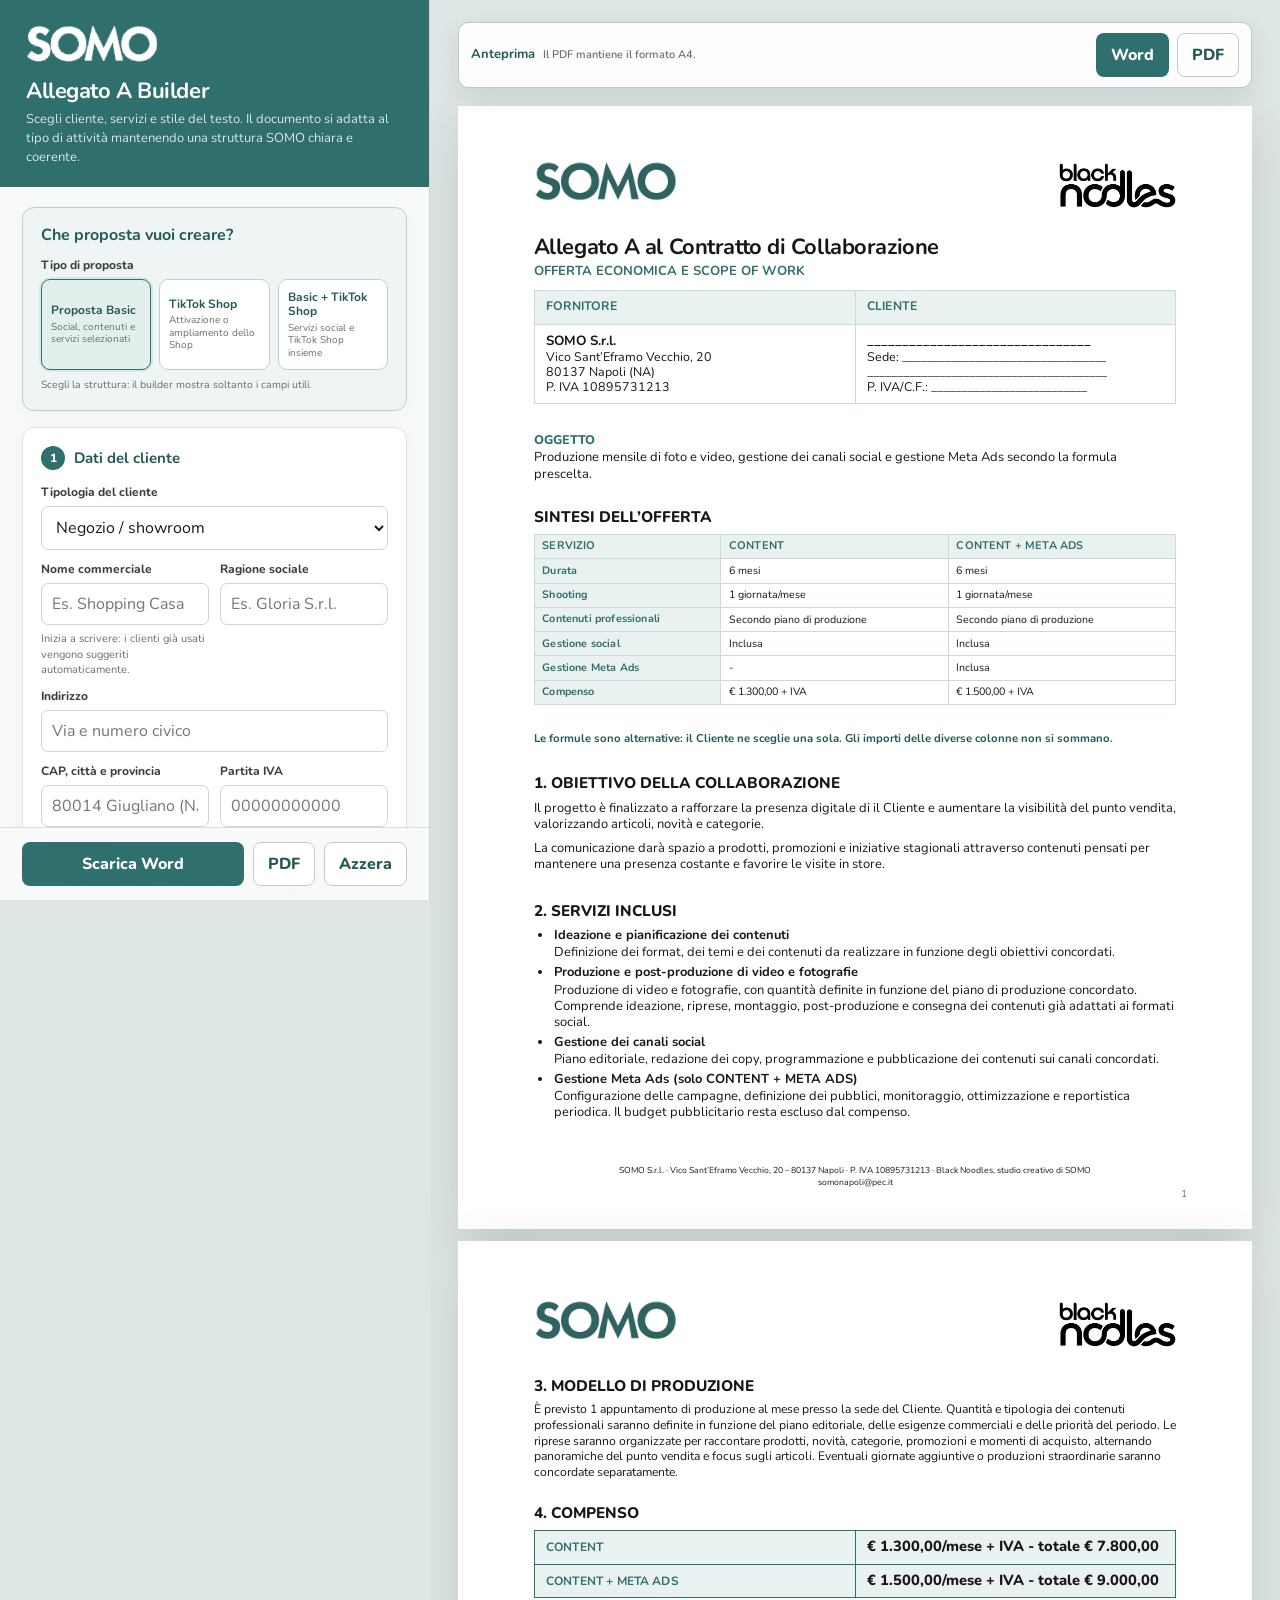
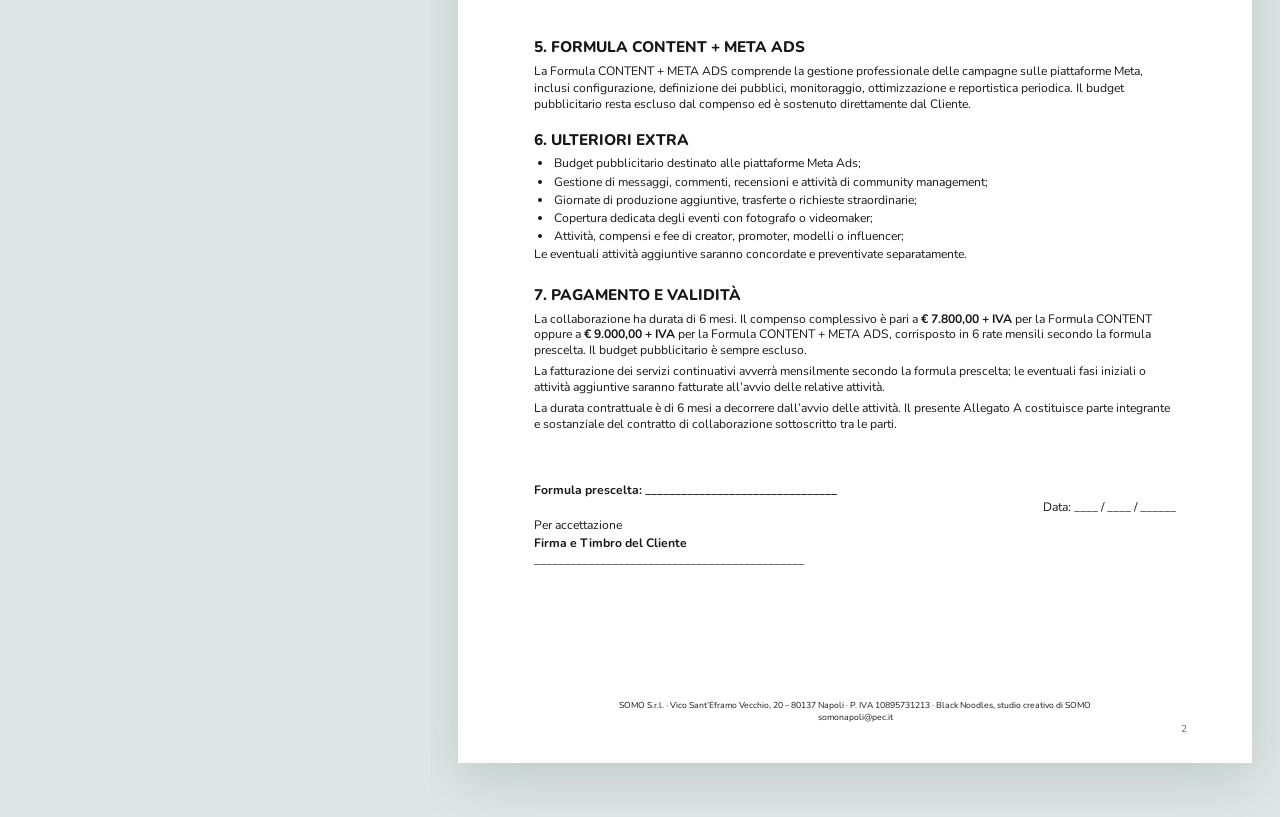
<file: index.html>
<!doctype html>
<html lang="it">
<head>
  <meta charset="utf-8">
  <meta name="viewport" content="width=device-width, initial-scale=1">
  <meta name="description" content="Builder SOMO per creare Allegati A uniformi, scaricabili in Word e PDF.">
  <title>Allegato A Builder · SOMO</title>
  <!-- v17: builder generale + documento finale strutturato come Allegato A SOMO -->
  <link rel="preconnect" href="https://fonts.googleapis.com">
  <link rel="preconnect" href="https://fonts.gstatic.com" crossorigin>
  <link href="https://fonts.googleapis.com/css2?family=Nunito:wght@400;600;700;800;900&display=swap" rel="stylesheet">
  <link rel="stylesheet" href="styles.css?v=26">
</head>
<body>
  <main class="app">
    <aside class="builder" aria-label="Compilazione Allegato A">
      <header class="builder-head">
        <img src="assets/somo.png?v=21" alt="SOMO" onerror="this.remove()">
        <h1>Allegato A Builder</h1>
        <p>Scegli cliente, servizi e stile del testo. Il documento si adatta al tipo di attività mantenendo una struttura SOMO chiara e coerente.</p>
      </header>

      <form id="builderForm" class="builder-form">
        <section id="proposalSection" class="form-section proposal-section">
          <h2>Che proposta vuoi creare?</h2>
          <span class="group-label">Tipo di proposta</span>
          <input id="proposalMode" name="proposalMode" type="hidden" value="classic">
          <div id="proposalChoices" class="proposal-choices" role="radiogroup" aria-label="Tipo di proposta">
            <button class="proposal-choice is-active" type="button" data-mode="classic" aria-pressed="true">
              <strong>Proposta Basic</strong>
              <span>Social, contenuti e servizi selezionati</span>
            </button>
            <button class="proposal-choice" type="button" data-mode="tiktok" aria-pressed="false">
              <strong>TikTok Shop</strong>
              <span>Attivazione o ampliamento dello Shop</span>
            </button>
            <button class="proposal-choice" type="button" data-mode="both" aria-pressed="false">
              <strong>Basic + TikTok Shop</strong>
              <span>Servizi social e TikTok Shop insieme</span>
            </button>
          </div>
          <small class="proposal-help">Scegli la struttura: il builder mostra soltanto i campi utili.</small>
        </section>

        <section id="clientSection" class="form-section">
          <h2><span class="step">1</span>Dati del cliente</h2>
          <label class="field">
            <span>Tipologia del cliente</span>
            <select id="clientType" name="clientType">
              <option value="retail">Negozio / showroom</option>
              <option value="emporium">Emporio / grande store multicategoria</option>
              <option value="omnichannel">Negozio con e-commerce</option>
              <option value="online">Brand / e-commerce</option>
              <option value="food">Ristorante / food</option>
              <option value="nightlife">Locale / club / nightlife</option>
              <option value="wellness">Fitness / wellness / centro servizi</option>
              <option value="recreation">Parco / struttura ricreativa</option>
              <option value="b2b">Ingrosso / attività B2B</option>
              <option value="services">Servizi / professionista</option>
              <option value="brand">Brand / altra attività</option>
            </select>
          </label>
          <div class="grid-2">
            <div class="field autocomplete-field">
              <span>Nome commerciale</span>
              <input id="clientName" name="clientName" type="text" autocomplete="off" placeholder="Es. Shopping Casa" aria-autocomplete="list" aria-controls="clientAutocomplete" aria-expanded="false">
              <div id="clientAutocomplete" class="autocomplete-suggestions is-hidden" role="listbox" aria-label="Clienti suggeriti"></div>
              <small>Inizia a scrivere: i clienti già usati vengono suggeriti automaticamente.</small>
            </div>
            <label class="field">
              <span>Ragione sociale</span>
              <input id="legalName" name="legalName" type="text" placeholder="Es. Gloria S.r.l.">
            </label>
          </div>
          <label class="field">
            <span>Indirizzo</span>
            <input id="address" name="address" type="text" placeholder="Via e numero civico">
          </label>
          <div class="grid-2">
            <label class="field">
              <span>CAP, città e provincia</span>
              <input id="city" name="city" type="text" placeholder="80014 Giugliano (NA)">
            </label>
            <label class="field">
              <span>Partita IVA</span>
              <input id="vat" name="vat" type="text" inputmode="numeric" placeholder="00000000000">
            </label>
          </div>
          <label class="field text-style-field">
            <span>Stile del testo</span>
            <select id="textStyle" name="textStyle">
              <option value="professional">Professionale · strutturato e completo</option>
              <option value="simple">Semplice · chiaro, diretto e ben scritto</option>
              <option value="concise">Molto sintetico · essenziale</option>
            </select>
            <small>Modifica solo il modo di scrivere il documento: servizi, quantità, formule e compensi non cambiano. Per gli empori viene suggerito lo stile Semplice, ma puoi sempre scegliere tu.</small>
          </label>
        </section>

        <section id="objectiveSection" class="form-section">
          <h2><span class="step">2</span>Obiettivi</h2>
          <p id="objectivePresetHint" class="form-note section-note">Gli obiettivi consigliati per il tipo di cliente vengono già selezionati. Puoi modificarli liberamente.</p>
          <label class="field">
            <span>Situazione dei canali social</span>
            <select id="socialPresence" name="socialPresence">
              <option value="active">Canali già attivi · rafforzare la presenza digitale</option>
              <option value="new">Canali da avviare · costruire la presenza digitale</option>
            </select>
            <small>Per gli empori adatta gli obiettivi alla situazione del cliente. La scelta non aggiunge servizi di apertura o gestione dei canali.</small>
          </label>
          <div id="objectiveGrid" class="check-list check-grid">
            <label class="check objective-card" data-objective="objectiveBrand"><input id="objectiveBrand" name="objectiveBrand" type="checkbox"><span><strong>Notorietà e posizionamento</strong><em>Rafforzare identità e riconoscibilità.</em></span></label>
            <label class="check objective-card" data-objective="objectiveContinuity"><input id="objectiveContinuity" name="objectiveContinuity" type="checkbox"><span><strong>Continuità social</strong><em>Mantenere una presenza costante e riconoscibile.</em></span></label>
            <label class="check objective-card" data-objective="objectiveRange"><input id="objectiveRange" name="objectiveRange" type="checkbox"><span><strong>Offerta da valorizzare</strong><em>Articoli, prodotti, servizi, piatti o attività.</em></span></label>
            <label class="check objective-card" data-objective="objectiveExperience"><input id="objectiveExperience" name="objectiveExperience" type="checkbox"><span><strong>Identità ed esperienza</strong><em>Raccontare atmosfera, servizio ed esperienza.</em></span></label>
            <label class="check objective-card" data-objective="objectiveFootfall"><input id="objectiveFootfall" name="objectiveFootfall" type="checkbox"><span><strong>Affluenza / visite</strong><em>Favorire visite, presenze o partecipazione.</em></span></label>
            <label class="check objective-card" data-objective="objectiveEvents"><input id="objectiveEvents" name="objectiveEvents" type="checkbox"><span><strong>Eventi e iniziative</strong><em>Dare visibilità a programmazione e attività.</em></span></label>
            <label class="check objective-card" data-objective="objectiveEcommerce"><input id="objectiveEcommerce" name="objectiveEcommerce" type="checkbox"><span><strong>Vendita online</strong><em>Supportare e-commerce e opportunità di vendita.</em></span></label>
            <label class="check objective-card" data-objective="objectiveLeads"><input id="objectiveLeads" name="objectiveLeads" type="checkbox"><span><strong>Contatti e richieste</strong><em>Sostenere acquisizione di contatti o iscritti.</em></span></label>
            <label class="check objective-card" data-objective="objectiveCommunity"><input id="objectiveCommunity" name="objectiveCommunity" type="checkbox"><span><strong>Community e interazione</strong><em>Favorire interazione e crescita della community.</em></span></label>
            <label class="check objective-card" data-objective="objectiveLaunch"><input id="objectiveLaunch" name="objectiveLaunch" type="checkbox"><span><strong>Lancio / apertura / nuova fase</strong><em>Accompagnare una novità importante.</em></span></label>
          </div>
          <button id="toggleObjectivesButton" class="text-button" type="button">+ Aggiungi altri obiettivi</button>
          <label class="field optional-field">
            <span>Priorità specifiche da comunicare <small>(facoltativo)</small></span>
            <input id="focus" name="focus" type="text" placeholder="Es. nuova apertura, reparto Natale, Hyrox, aperitivo">
          </label>
          <label class="field optional-field">
            <span>Obiettivo aggiuntivo <small>(facoltativo)</small></span>
            <input id="customObjective" name="customObjective" type="text" placeholder="Aggiungi solo se serve qualcosa di specifico">
          </label>
        </section>

        <section id="servicesSection" class="form-section">
          <h2><span class="step">3</span>Servizi inclusi</h2>
          <p class="form-note section-note">Le voci restano sintetiche: montaggio, post-produzione e adattamenti sono compresi nella produzione.</p>
          <div class="check-list">
            <label class="check"><input id="serviceStrategy" name="serviceStrategy" type="checkbox"><span><strong>Strategia e piano editoriale</strong><em>Linea di comunicazione, temi e pianificazione.</em></span></label>
            <label class="check"><input id="serviceProduction" name="serviceProduction" type="checkbox"><span><strong>Produzione dei contenuti</strong><em>Video, fotografie e/o grafiche.</em></span></label>
            <label class="check"><input id="serviceClientContent" name="serviceClientContent" type="checkbox"><span><strong>Contenuti interni guidati</strong><em>Il Cliente registra seguendo indicazioni SOMO; editing e supporto inclusi.</em></span></label>
            <label class="check"><input id="serviceSocial" name="serviceSocial" type="checkbox"><span><strong>Gestione dei canali social</strong><em>Copy, programmazione e pubblicazione.</em></span></label>
            <label class="check"><input id="serviceAdvCreative" name="serviceAdvCreative" type="checkbox"><span><strong>Creatività per campagne ADV</strong><em>Materiali foto, video o grafici per le campagne.</em></span></label>
            <label class="check"><input id="serviceInfluencer" name="serviceInfluencer" type="checkbox"><span><strong>Coordinamento creator e influencer</strong><em>Ricerca, selezione e coordinamento.</em></span></label>
            <label class="check"><input id="serviceCommunity" name="serviceCommunity" type="checkbox"><span><strong>Community management</strong><em>Messaggi, commenti e recensioni.</em></span></label>
            <label class="check"><input id="serviceEventCoverage" name="serviceEventCoverage" type="checkbox"><span><strong>Copertura dedicata di eventi</strong><em>Fotografo o videomaker negli appuntamenti concordati.</em></span></label>
          </div>
          <div id="eventCoveragePanel" class="dependent-panel is-hidden">
            <label class="field">
              <span>Frequenza della copertura</span>
              <select id="eventCoverageFrequency" name="eventCoverageFrequency">
                <option value="agreed">Negli eventi concordati</option>
                <option value="monthly">1 evento al mese</option>
                <option value="twiceMonthly">Fino a 2 eventi al mese</option>
                <option value="plan">In base alla programmazione</option>
              </select>
            </label>
          </div>
        </section>

        <section id="productionSection" class="form-section">
          <h2><span class="step">4</span>Produzione dei contenuti</h2>
          <p class="form-note section-note">Indica quanto spesso andrete dal Cliente e quante uscite deve garantire la produzione. Gli stessi dati verranno riportati in modo coerente in sintesi, servizi e produzione.</p>
          <div class="grid-2">
            <label class="field">
              <span>Frequenza degli appuntamenti</span>
              <select id="productionCadence" name="productionCadence">
                <option value="monthly">Al mese</option>
                <option value="weekly">A settimana</option>
                <option value="fortnightly">Ogni 2 settimane</option>
                <option value="bimonthly">Ogni 2 mesi</option>
                <option value="quarterly">Ogni 3 mesi</option>
                <option value="plan">In base al piano editoriale</option>
                <option value="none">Nessun appuntamento dedicato</option>
              </select>
            </label>
            <label id="productionDaysField" class="field">
              <span id="productionSessionsLabel">Numero di appuntamenti</span>
              <input id="productionDays" name="productionDays" type="number" min="1" max="31" step="1">
            </label>
          </div>
          <span class="group-label">Tipologia dei contenuti</span>
          <div class="check-list check-grid compact-checks">
            <label class="check"><input id="productionVideo" name="productionVideo" type="checkbox"><span><strong>Video</strong></span></label>
            <label class="check"><input id="productionPhoto" name="productionPhoto" type="checkbox"><span><strong>Fotografie</strong></span></label>
            <label class="check"><input id="productionGraphics" name="productionGraphics" type="checkbox"><span><strong>Grafiche</strong></span></label>
          </div>
          <label id="videoApprovalField" class="check is-hidden">
            <input id="videoApproval" name="videoApproval" type="checkbox">
            <span><strong>Approvazione video da parte del cliente</strong><em>Indica nel documento che il cliente approva i video prima della pubblicazione.</em></span>
          </label>
          <label class="field quantity-mode">
            <span>Quantità</span>
            <select id="quantityMode" name="quantityMode">
              <option value="fixed">Quantità definite</option>
              <option value="plan">Definite in base al piano editoriale</option>
            </select>
          </label>
          <div id="fixedQuantityPanel" class="dependent-panel">
            <label class="field">
              <span>Periodo delle quantità</span>
              <select id="quantityPeriod" name="quantityPeriod">
                <option value="month">Al mese</option>
                <option value="week">A settimana</option>
                <option value="appointment">Per appuntamento</option>
                <option value="project">Complessive nel progetto</option>
              </select>
              <small>Es.: 4 video a settimana = Video 4 + periodo “A settimana”.</small>
            </label>
            <div class="grid-3">
              <label id="videosField" class="field"><span id="videosLabel">Video al mese</span><input id="videos" name="videos" type="number" min="0" max="500" step="1"></label>
              <label id="photosField" class="field"><span id="photosLabel">Fotografie al mese</span><input id="photos" name="photos" type="text" placeholder="Es. 15–20"></label>
              <label id="graphicsField" class="field"><span id="graphicsLabel">Grafiche al mese</span><input id="graphicsCount" name="graphicsCount" type="number" min="0" max="500" step="1"></label>
            </div>
          </div>
          <div id="clientContentPanel" class="dependent-panel is-hidden">
            <p class="preset-title">Contenuti registrati dal Cliente</p>
            <div class="grid-2">
              <label class="field"><span>Video interni</span><input id="clientContentCount" name="clientContentCount" type="number" min="1" max="500" step="1" value="8"></label>
              <label class="field"><span>Periodo</span><select id="clientContentPeriod" name="clientContentPeriod"><option value="month">Al mese</option><option value="week">A settimana</option><option value="project">Complessivi nel progetto</option></select></label>
            </div>
            <small>SOMO fornisce indicazioni su ripresa, luce e audio e cura l'editing dei video registrati dal Cliente.</small>
          </div>
        </section>

        <section id="adsSection" class="form-section">
          <h2><span class="step">5</span>ADS</h2>
          <div class="check-list">
            <label class="check feature-check"><input id="serviceAds" name="serviceAds" type="checkbox"><span><strong>Gestione campagne Meta Ads</strong><em>Attivazione, monitoraggio e ottimizzazione. Budget separato.</em></span></label>
          </div>
          <div id="adsPanel" class="dependent-panel is-hidden">
            <label id="adsBudgetField" class="field is-hidden"><span>Budget ADS mensile consigliato</span><input id="adsBudget" name="adsBudget" type="number" min="0" step="50" placeholder="Es. 200"><small>È a carico del Cliente e non entra nel compenso SOMO.</small></label>
          </div>
        </section>

        <section id="tiktokSection" class="form-section is-hidden">
          <h2><span class="step">T</span>TikTok Shop</h2>
          <input id="serviceTikTok" name="serviceTikTok" type="checkbox" class="is-hidden" aria-hidden="true" tabindex="-1">
          <p class="form-note section-note">Preset basato sulla proposta Supermercato Cinese: parte completo, ma ogni attività è modificabile.</p>
          <div id="tiktokPanel" class="dependent-panel tiktok-builder-panel">
            <label class="field">
              <span>TikTok Shop già attivo?</span>
              <select id="tiktokStatus" name="tiktokStatus">
                <option value="new">No, da attivare</option>
                <option value="active">Sì, già attivo</option>
              </select>
            </label>
            <p class="preset-title">Attività preselezionate <small>(puoi togliere qualsiasi spunta)</small></p>
            <div class="check-list sub-checks tiktok-checks">
              <label id="tiktokSetupRow" class="check"><input id="tiktokSetup" name="tiktokSetup" type="checkbox"><span><strong id="tiktokPreset1">01 Configurazione e impostazione dello Shop</strong></span></label>
              <label class="check"><input id="tiktokPhotos" name="tiktokPhotos" type="checkbox"><span><strong id="tiktokPreset2">02 Selezione e produzione fotografica</strong></span></label>
              <label class="check"><input id="tiktokCatalog" name="tiktokCatalog" type="checkbox"><span><strong id="tiktokPreset3">03 Costruzione del catalogo</strong></span></label>
              <label class="check"><input id="tiktokPublish" name="tiktokPublish" type="checkbox"><span><strong id="tiktokPreset4">04 Creazione e pubblicazione delle schede</strong></span></label>
            </div>
            <div class="grid-2">
              <label class="field"><span>Quantità</span><input id="tiktokProductCount" name="tiktokProductCount" type="number" min="1" max="1000" step="1"><small>Default: 30. Si aggiorna automaticamente in tutto il documento.</small></label>
              <label class="field"><span id="tiktokFeeLabel">Investimento fase di avvio</span><input id="tiktokFee" name="tiktokFee" type="number" min="0" step="50"><small>Default: € 1.200 + IVA. Puoi modificarlo.</small></label>
            </div>
          </div>
        </section>

        <section class="form-section">
          <h2><span class="step">6</span>Durata e compenso</h2>
          <p class="form-note section-note">Scegli una formula unica oppure due alternative. Se la proposta comprende TikTok Shop, lo Shop viene mostrato come colonna separata nella sintesi.</p>
          <div id="offerLayoutControls">
            <span class="group-label">Come vuoi presentare l'offerta?</span>
            <input id="offerLayout" name="offerLayout" type="hidden" value="compare">
            <div class="offer-layout-choices" role="radiogroup" aria-label="Struttura dell'offerta">
              <button class="offer-layout-choice" type="button" data-layout="single" aria-pressed="false"><strong>Formula singola</strong><span>Una sola soluzione, con durata e compenso</span></button>
              <button class="offer-layout-choice is-active" type="button" data-layout="compare" aria-pressed="true"><strong>2 formule alternative</strong><span>Due alternative economiche affiancate nella stessa offerta</span></button>
            </div>
          </div>
          <div id="mainEconomicControls">
            <label id="economicModeField" class="field">
              <span>Struttura economica dei servizi principali</span>
              <select id="economicMode" name="economicMode">
                <option value="monthly">Collaborazione continuativa</option>
                <option value="oneTime">Progetto a importo complessivo</option>
              </select>
            </label>
            <div id="monthlyEconomicPanel">
              <div class="grid-2">
                <label class="field"><span>Durata</span><select id="duration" name="duration"><option value="3">3 mesi</option><option value="6">6 mesi</option><option value="12">12 mesi</option></select></label>
                <label id="singleMonthlyFeeField" class="field"><span>Compenso mensile</span><input id="monthlyFee" name="monthlyFee" type="number" min="0" step="50"></label>
              </div>
              <div id="singleExtraControls">
                <label class="check extra-toggle"><input id="extraEnabled" name="extraEnabled" type="checkbox"><span><strong>Aggiungi fase iniziale o servizio extra</strong><em>Per attività aggiuntive rispetto al compenso principale.</em></span></label>
                <div id="extraPanel" class="dependent-panel is-hidden">
                  <div class="grid-2">
                    <label class="field"><span>Descrizione</span><input id="extraLabel" name="extraLabel" type="text" placeholder="Es. Produzione straordinaria"></label>
                    <label class="field"><span>Importo</span><input id="extraFee" name="extraFee" type="number" min="0" step="50"></label>
                  </div>
                </div>
              </div>
            </div>
            <div id="oneTimeEconomicPanel" class="is-hidden">
              <label class="field"><span>Importo complessivo del progetto</span><input id="oneTimeFee" name="oneTimeFee" type="number" min="0" step="50"></label>
            </div>
            <label id="adsBudgetToggle" class="check">
              <input id="showAdsBudget" name="showAdsBudget" type="checkbox">
              <span><strong>Indica il budget pubblicitario consigliato nel testo</strong><em>L’importo compare solo nella descrizione Meta Ads, mai nella tabella comparativa. Il budget resta escluso dal compenso SOMO.</em></span>
            </label>
            <div id="comparisonEconomicPanel" class="dependent-panel is-hidden">
              <p class="preset-title">Formule alternative</p>
              <div class="comparison-formulas">
                <div class="formula-card">
                  <strong>FORMULA 1</strong>
                  <label class="field"><span>Nome</span><input id="formulaAName" name="formulaAName" type="text" value="CONTENT"></label>
                  <label class="field"><span>Compenso mensile</span><input id="formulaAFee" name="formulaAFee" type="number" min="0" step="50" value="1300"></label>
                  <label class="check compact-formula-check"><input id="formulaAAds" name="formulaAAds" type="checkbox"><span><strong>Gestione Meta Ads</strong></span></label>
                </div>
                <div class="formula-card">
                  <strong>FORMULA 2</strong>
                  <label class="field"><span>Nome</span><input id="formulaBName" name="formulaBName" type="text" value="CONTENT + META ADS"></label>
                  <label class="field"><span>Compenso mensile</span><input id="formulaBFee" name="formulaBFee" type="number" min="0" step="50" value="1500"></label>
                  <label class="check compact-formula-check"><input id="formulaBAds" name="formulaBAds" type="checkbox" checked><span><strong>Gestione Meta Ads</strong></span></label>
                </div>
              </div>
              <label id="comparisonAdsBudgetField" class="field"><span>Budget Meta Ads consigliato <small>(facoltativo)</small></span><input id="comparisonAdsBudget" name="comparisonAdsBudget" type="number" min="0" step="50" placeholder="Es. 200"><small>Resta sempre escluso dal compenso SOMO.</small></label>
            </div>
          </div>
          <div class="total-card" aria-live="polite">
            <div><span id="installmentsLabel">RATE MENSILI</span><strong id="installmentsPreview">6</strong></div>
            <div><span id="contractTotalLabel">TOTALE</span><strong id="contractTotalPreview">€ 0,00</strong></div>
          </div>
        </section>
      </form>

      <div class="builder-actions three-actions">
        <button id="wordButton" class="button button-primary" type="button">Scarica Word</button>
        <button id="printButton" class="button button-secondary" type="button">PDF</button>
        <button id="resetButton" class="button button-secondary" type="button">Azzera</button>
      </div>
    </aside>

    <section class="preview" aria-label="Anteprima Allegato A">
      <div class="preview-toolbar">
        <p><strong>Anteprima</strong><span class="preview-hint">Il PDF mantiene il formato A4.</span></p>
        <div class="toolbar-actions">
          <button id="wordButtonTop" class="button button-primary" type="button">Word</button>
          <button id="printButtonTop" class="button button-secondary" type="button">PDF</button>
        </div>
      </div>

      <article id="document" class="document">
        <section id="pageOne" class="page page-one">
          <header class="doc-header">
            <img class="logo-somo" src="assets/somo.png?v=21" alt="SOMO" onerror="var p=this.parentElement; this.remove(); if(p && !p.querySelector('img')) p.style.display='none';">
            <img class="logo-noodles" src="assets/black-noodles.png?v=21" alt="Black Noodles" onerror="var p=this.parentElement; this.remove(); if(p && !p.querySelector('img')) p.style.display='none';">
          </header>
          <h1 id="docTitle" class="doc-title">Allegato A al Contratto di Collaborazione</h1>
          <p id="docSubtitle" class="doc-subtitle">OFFERTA ECONOMICA E SCOPE OF WORK</p>

          <table class="parties">
            <thead><tr><th>FORNITORE</th><th>CLIENTE</th></tr></thead>
            <tbody><tr>
              <td><strong>SOMO S.r.l.</strong><br>Vico Sant’Eframo Vecchio, 20<br>80137 Napoli (NA)<br>P. IVA 10895731213</td>
              <td id="clientBlock"><strong>________________________________</strong><br>Sede: __________________________________<br>________________________________________<br>P. IVA/C.F.: __________________________</td>
            </tr></tbody>
          </table>

          <h2 class="label-title">OGGETTO</h2>
          <p id="objectText" class="object-text"></p>

          <h2 class="section-title">SINTESI DELL’OFFERTA</h2>
          <table id="summarySingleTable" class="summary-table">
            <tbody>
              <tr><th id="summaryDurationLabel">DURATA</th><td id="summaryDuration"></td></tr>
              <tr><th>OBIETTIVO</th><td id="summaryObjective"></td></tr>
              <tr id="summaryProductionRow"><th>PRODUZIONE</th><td id="summaryProduction"></td></tr>
              <tr id="summaryContentRow"><th>CONTENUTI</th><td id="summaryContent"></td></tr>
              <tr id="summaryManagementRow"><th>GESTIONE</th><td id="summaryManagement"></td></tr>
              <tr id="summaryTikTokRow" class="is-hidden"><th>TIKTOK SHOP</th><td id="summaryTikTok"></td></tr>
              <tr><th>INVESTIMENTO</th><td id="summaryInvestment"></td></tr>
              <tr id="summaryAdsRow"><th>ADS</th><td id="summaryAds"></td></tr>
            </tbody>
          </table>
          <div id="summaryCompareWrap" class="summary-table-wrap is-hidden">
            <table id="summaryCompareTable" class="summary-table comparison-summary">
              <thead id="summaryCompareHead"></thead>
              <tbody id="summaryCompareBody"></tbody>
            </table>
            <p id="formulaChoiceNote" class="formula-choice-note"></p>
          </div>

          <section id="objectiveDocumentSection" class="doc-section">
            <h2 id="objectiveHeading" class="section-title">1. OBIETTIVO DELLA COLLABORAZIONE</h2>
            <div id="objectiveText"></div>
          </section>

          <section id="servicesDocumentSection" class="doc-section">
            <h2 class="section-title">2. SERVIZI INCLUSI</h2>
            <ul id="serviceList" class="service-list"></ul>
          </section>

          <section id="productionDocumentSection" class="doc-section production-section">
            <h2 id="productionHeading" class="section-title">3. MODELLO DI PRODUZIONE</h2>
            <p id="productionText"></p>
          </section>

          <footer class="doc-footer">SOMO S.r.l. · Vico Sant’Eframo Vecchio, 20 – 80137 Napoli · P. IVA 10895731213 · Black Noodles, studio creativo di SOMO<br>somonapoli@pec.it</footer>
          <span class="page-number">1</span>
        </section>

        <section id="pageTwo" class="page page-two">
          <header class="doc-header">
            <img class="logo-somo" src="assets/somo.png?v=21" alt="SOMO" onerror="var p=this.parentElement; this.remove(); if(p && !p.querySelector('img')) p.style.display='none';">
            <img class="logo-noodles" src="assets/black-noodles.png?v=21" alt="Black Noodles" onerror="var p=this.parentElement; this.remove(); if(p && !p.querySelector('img')) p.style.display='none';">
          </header>
          <section>
            <h2 id="compensoHeading" class="section-title">4. COMPENSO</h2>
            <table class="fee-table"><tbody id="feeTableBody"></tbody></table>
          </section>

          <section id="formulaDetailSection" class="doc-section is-hidden">
            <h2 id="formulaDetailHeading" class="section-title">5. FORMULA</h2>
            <p id="formulaDetailText"></p>
          </section>

          <section id="tiktokDetailSection" class="doc-section is-hidden">
            <h2 id="tiktokDetailHeading" class="section-title">5. TIKTOK SHOP</h2>
            <p id="tiktokDetailText"></p>
          </section>

          <section class="doc-section">
            <h2 id="exclusionsHeading" class="section-title">5. NON INCLUSO</h2>
            <ul id="exclusionList" class="exclusion-list"></ul>
            <p class="exclusion-note">Le eventuali attività aggiuntive saranno concordate e preventivate separatamente.</p>
          </section>

          <section class="doc-section">
            <h2 id="paymentHeading" class="section-title">6. PAGAMENTO E VALIDITÀ</h2>
            <p id="paymentText"></p>
            <p id="invoiceText"></p>
            <p id="validityText"></p>
          </section>

          <section class="signature">
            <div class="signature-top">
              <p id="chosenFormulaRow" class="is-hidden">Formula prescelta: ________________________________</p>
              <p>Data: <span id="signatureDate">____ / ____ / ______</span></p>
            </div>
            <p>Per accettazione<br><strong>Firma e Timbro del Cliente</strong><br>_____________________________________________</p>
          </section>

          <footer class="doc-footer">SOMO S.r.l. · Vico Sant’Eframo Vecchio, 20 – 80137 Napoli · P. IVA 10895731213 · Black Noodles, studio creativo di SOMO<br>somonapoli@pec.it</footer>
          <span class="page-number">2</span>
        </section>
      </article>
    </section>
  </main>
  <script src="app.js?v=34-page-header"></script>
</body>
</html>
</file>
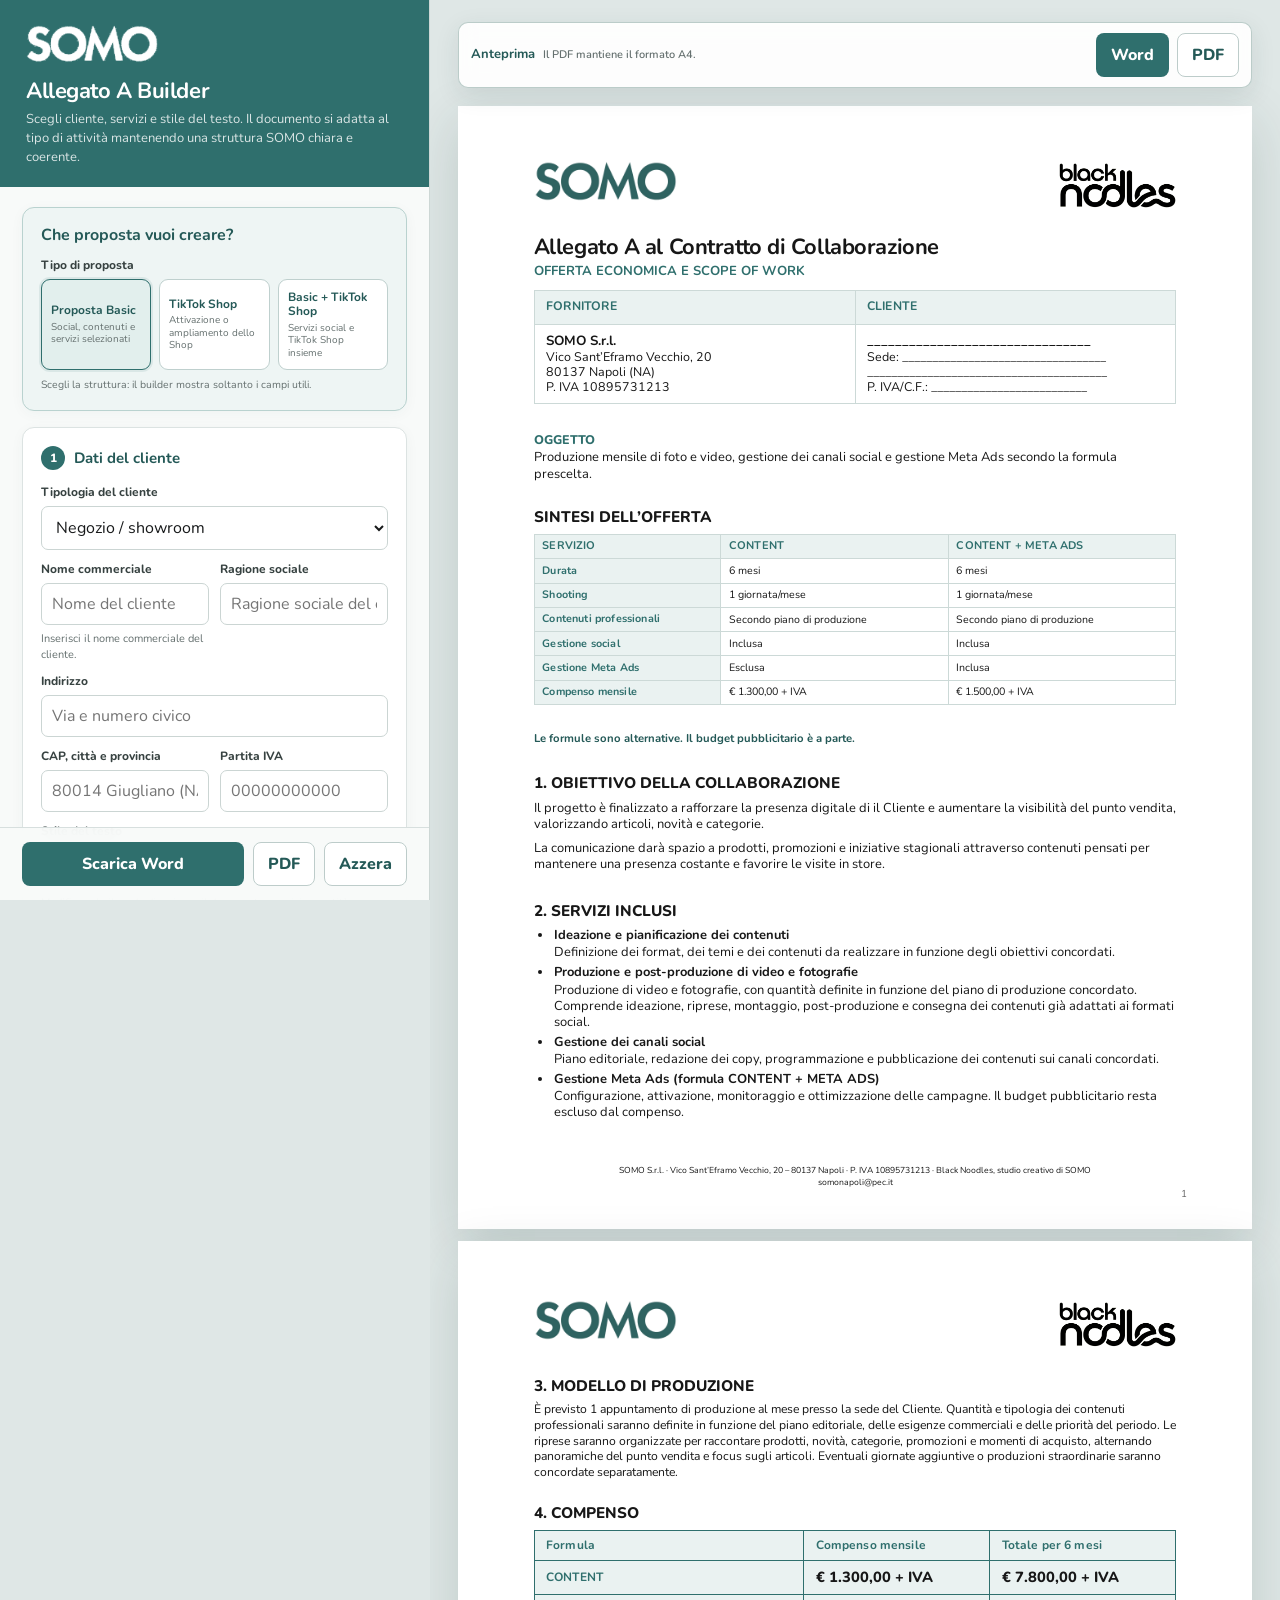
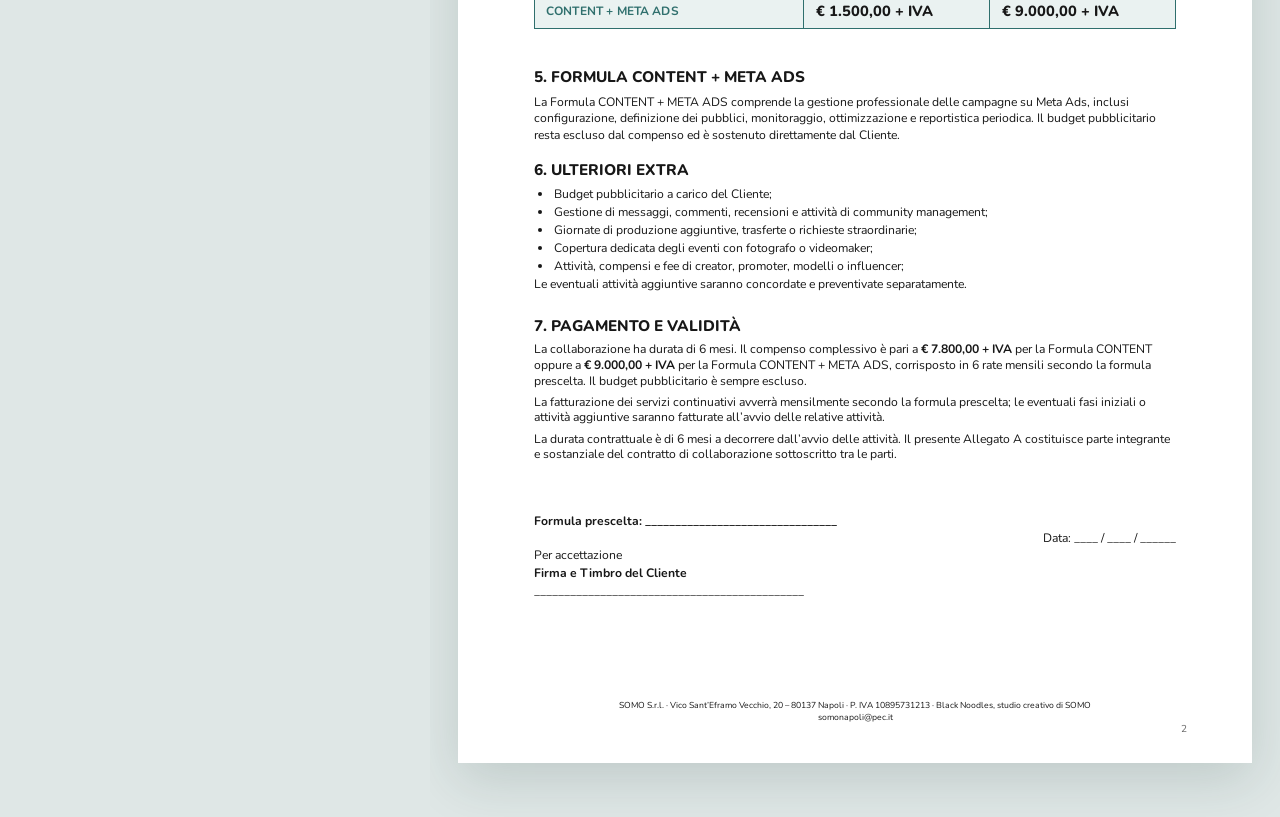
<file: content-ads/index.html>
<!doctype html>
<html lang="it">
<head>
  <meta charset="utf-8">
  <meta name="viewport" content="width=device-width, initial-scale=1">
  <meta name="description" content="Builder SOMO per creare Allegati A uniformi, scaricabili in Word e PDF.">
  <title>Allegato A Builder · SOMO</title>
  <!-- v17: builder generale + documento finale strutturato come Allegato A SOMO -->
  <link rel="preconnect" href="https://fonts.googleapis.com">
  <link rel="preconnect" href="https://fonts.gstatic.com" crossorigin>
  <link href="https://fonts.googleapis.com/css2?family=Nunito:wght@400;600;700;800;900&display=swap" rel="stylesheet">
  <link rel="stylesheet" href="styles.css?v=46-shop-structure">
  <style>
    .fee-table th[scope="col"] { width: 29%; }
    .fee-table th[scope="col"]:first-child { width: 42%; }
  </style>
  <style>
    #shopProposalPage { color:var(--ink); }
    #shopProposalPage h1, #shopProposalPage h2 { color:var(--teal); font-size:10pt; margin:0 0 1mm; }
    #shopProposalPage p { font-size:9pt; margin:0 0 1.4mm; line-height:1.35; }
    #shopProposalSteps { width:100%; margin:6mm 0; border-collapse:collapse; border-top:2px solid var(--teal); }
    #shopProposalSteps th, #shopProposalSteps td { padding:1.7mm 1mm; border-bottom:1px solid var(--line); text-align:left; vertical-align:top; font-size:8.5pt; }
    #shopProposalSteps th { width:40%; }
    #shopProposalSteps th span { color:var(--teal); margin-right:2mm; }
    #shopProposalPage .shop-investment { width:100%; border-collapse:collapse; background:var(--paper-soft); margin-bottom:3mm; }
    .shop-investment th, .shop-investment td { padding:2mm; text-align:left; }
    .shop-investment th { color:var(--teal); font-size:9pt; }
    .shop-investment td { text-align:right; font-size:13pt; font-weight:800; }
    .shop-signatures { display:grid; grid-template-columns:1fr 1fr; gap:3mm; text-align:center; border-top:1px solid var(--line); padding-top:5mm; margin-top:6mm; font-size:8pt; color:var(--teal); }
    .shop-signatures p { margin-top:3mm !important; color:var(--ink); }
    @media (max-width:700px) { #shopProposalPage .doc-footer { position:static; margin-top:8mm; } }
  </style>
</head>
<body>
  <main class="app">
    <aside class="builder" aria-label="Compilazione Allegato A">
      <header class="builder-head">
        <img src="../assets/somo.png?v=21" alt="SOMO" onerror="this.remove()">
        <h1>Allegato A Builder</h1>
        <p>Scegli cliente, servizi e stile del testo. Il documento si adatta al tipo di attività mantenendo una struttura SOMO chiara e coerente.</p>
      </header>

      <form id="builderForm" class="builder-form">
        <section id="proposalSection" class="form-section proposal-section">
          <h2>Che proposta vuoi creare?</h2>
          <span class="group-label">Tipo di proposta</span>
          <input id="proposalMode" name="proposalMode" type="hidden" value="classic">
          <div id="proposalChoices" class="proposal-choices" role="radiogroup" aria-label="Tipo di proposta">
            <button class="proposal-choice is-active" type="button" data-mode="classic" aria-pressed="true">
              <strong>Proposta Basic</strong>
              <span>Social, contenuti e servizi selezionati</span>
            </button>
            <button class="proposal-choice" type="button" data-mode="tiktok" aria-pressed="false">
              <strong>TikTok Shop</strong>
              <span>Attivazione o ampliamento dello Shop</span>
            </button>
            <button class="proposal-choice" type="button" data-mode="both" aria-pressed="false">
              <strong>Basic + TikTok Shop</strong>
              <span>Servizi social e TikTok Shop insieme</span>
            </button>
          </div>
          <small class="proposal-help">Scegli la struttura: il builder mostra soltanto i campi utili.</small>
        </section>

        <section id="clientSection" class="form-section">
          <h2><span class="step">1</span>Dati del cliente</h2>
          <label class="field">
            <span>Tipologia del cliente</span>
            <select id="clientType" name="clientType">
              <option value="retail">Negozio / showroom</option>
              <option value="emporium">Emporio / grande store multicategoria</option>
              <option value="omnichannel">Negozio con e-commerce</option>
              <option value="online">Brand / e-commerce</option>
              <option value="food">Ristorante / food</option>
              <option value="nightlife">Locale / club / nightlife</option>
              <option value="wellness">Fitness / wellness / centro servizi</option>
              <option value="recreation">Parco / struttura ricreativa</option>
              <option value="b2b">Ingrosso / attività B2B</option>
              <option value="services">Servizi / professionista</option>
              <option value="brand">Brand / altra attività</option>
            </select>
          </label>
          <div class="grid-2">
            <div class="field autocomplete-field">
              <span>Nome commerciale</span>
              <input id="clientName" name="clientName" type="text" autocomplete="off" placeholder="Nome del cliente" aria-autocomplete="list" aria-controls="clientAutocomplete" aria-expanded="false">
              <div id="clientAutocomplete" class="autocomplete-suggestions is-hidden" role="listbox" aria-label="Clienti suggeriti"></div>
              <small>Inserisci il nome commerciale del cliente.</small>
            </div>
            <label class="field">
              <span>Ragione sociale</span>
              <input id="legalName" name="legalName" type="text" placeholder="Ragione sociale del cliente">
            </label>
          </div>
          <label class="field">
            <span>Indirizzo</span>
            <input id="address" name="address" type="text" placeholder="Via e numero civico">
          </label>
          <div class="grid-2">
            <label class="field">
              <span>CAP, città e provincia</span>
              <input id="city" name="city" type="text" placeholder="80014 Giugliano (NA)">
            </label>
            <label class="field">
              <span>Partita IVA</span>
              <input id="vat" name="vat" type="text" inputmode="numeric" placeholder="00000000000">
            </label>
          </div>
          <label class="field text-style-field">
            <span>Stile del testo</span>
            <select id="textStyle" name="textStyle">
              <option value="professional">Professionale · strutturato e completo</option>
              <option value="simple">Semplice · chiaro, diretto e ben scritto</option>
              <option value="concise">Molto sintetico · essenziale</option>
            </select>
            <small>Modifica solo il modo di scrivere il documento: servizi, quantità, formule e compensi non cambiano. Per gli empori viene suggerito lo stile Semplice, ma puoi sempre scegliere tu.</small>
          </label>
        </section>

        <section id="objectiveSection" class="form-section">
          <h2><span class="step">2</span>Obiettivi</h2>
          <p id="objectivePresetHint" class="form-note section-note">Gli obiettivi consigliati per il tipo di cliente vengono già selezionati. Puoi modificarli liberamente.</p>
          <label class="field">
            <span>Situazione dei canali social</span>
            <select id="socialPresence" name="socialPresence">
              <option value="active">Canali già attivi · rafforzare la presenza digitale</option>
              <option value="new">Canali da avviare · costruire la presenza digitale</option>
            </select>
            <small>Adatta il testo degli obiettivi alla situazione dei canali social. Per includere la gestione dei canali, seleziona il servizio dedicato.</small>
          </label>
          <div id="objectiveGrid" class="check-list check-grid">
            <label class="check objective-card" data-objective="objectiveBrand"><input id="objectiveBrand" name="objectiveBrand" type="checkbox"><span><strong>Notorietà e posizionamento</strong><em>Rafforzare identità e riconoscibilità.</em></span></label>
            <label class="check objective-card" data-objective="objectiveContinuity"><input id="objectiveContinuity" name="objectiveContinuity" type="checkbox"><span><strong>Continuità social</strong><em>Mantenere una presenza costante e riconoscibile.</em></span></label>
            <label class="check objective-card" data-objective="objectiveRange"><input id="objectiveRange" name="objectiveRange" type="checkbox"><span><strong>Offerta da valorizzare</strong><em>Articoli, prodotti, servizi, piatti o attività.</em></span></label>
            <label class="check objective-card" data-objective="objectiveExperience"><input id="objectiveExperience" name="objectiveExperience" type="checkbox"><span><strong>Identità ed esperienza</strong><em>Raccontare atmosfera, servizio ed esperienza.</em></span></label>
            <label class="check objective-card" data-objective="objectiveFootfall"><input id="objectiveFootfall" name="objectiveFootfall" type="checkbox"><span><strong>Affluenza / visite</strong><em>Favorire visite, presenze o partecipazione.</em></span></label>
            <label class="check objective-card" data-objective="objectiveEvents"><input id="objectiveEvents" name="objectiveEvents" type="checkbox"><span><strong>Eventi e iniziative</strong><em>Dare visibilità a programmazione e attività.</em></span></label>
            <label class="check objective-card" data-objective="objectiveEcommerce"><input id="objectiveEcommerce" name="objectiveEcommerce" type="checkbox"><span><strong>Vendita online</strong><em>Supportare e-commerce e opportunità di vendita.</em></span></label>
            <label class="check objective-card" data-objective="objectiveLeads"><input id="objectiveLeads" name="objectiveLeads" type="checkbox"><span><strong>Contatti e richieste</strong><em>Sostenere acquisizione di contatti o iscritti.</em></span></label>
            <label class="check objective-card" data-objective="objectiveCommunity"><input id="objectiveCommunity" name="objectiveCommunity" type="checkbox"><span><strong>Community e interazione</strong><em>Favorire interazione e crescita della community.</em></span></label>
            <label class="check objective-card" data-objective="objectiveLaunch"><input id="objectiveLaunch" name="objectiveLaunch" type="checkbox"><span><strong>Lancio / apertura / nuova fase</strong><em>Accompagnare una novità importante.</em></span></label>
          </div>
          <button id="toggleObjectivesButton" class="text-button" type="button">+ Aggiungi altri obiettivi</button>
          <label class="field optional-field">
            <span>Priorità specifiche da comunicare <small>(facoltativo)</small></span>
            <input id="focus" name="focus" type="text" placeholder="Es. nuova apertura, reparto Natale, Hyrox, aperitivo">
          </label>
          <label class="field optional-field">
            <span>Aggiungi testo agli obiettivi <small>(facoltativo)</small></span>
            <input id="customObjective" name="customObjective" type="text" placeholder="Scrivi il testo da aggiungere">
          </label>
        </section>

        <section id="servicesSection" class="form-section">
          <h2><span class="step">3</span>Servizi inclusi</h2>
          <p class="form-note section-note">Le voci restano sintetiche: montaggio, post-produzione e adattamenti sono compresi nella produzione.</p>
          <div class="check-list">
            <label class="check"><input id="serviceStrategy" name="serviceStrategy" type="checkbox"><span><strong>Strategia e piano editoriale</strong><em>Linea di comunicazione, temi e pianificazione.</em></span></label>
            <label class="check"><input id="serviceProduction" name="serviceProduction" type="checkbox"><span><strong>Produzione dei contenuti</strong><em>Video, fotografie e/o grafiche.</em></span></label>
            <label class="check"><input id="serviceClientContent" name="serviceClientContent" type="checkbox"><span><strong>Contenuti interni guidati</strong><em>Il Cliente registra seguendo indicazioni SOMO; editing e supporto inclusi.</em></span></label>
            <label class="check"><input id="serviceSocial" name="serviceSocial" type="checkbox"><span><strong>Gestione dei canali social</strong><em>Copy, programmazione e pubblicazione.</em></span></label>
            <label class="check"><input id="serviceAdvCreative" name="serviceAdvCreative" type="checkbox"><span><strong>Creatività per campagne ADV</strong><em>Materiali foto, video o grafici per le campagne.</em></span></label>
            <label class="check"><input id="serviceInfluencer" name="serviceInfluencer" type="checkbox"><span><strong>Coordinamento creator e influencer</strong><em>Ricerca, selezione e coordinamento.</em></span></label>
            <label class="check"><input id="serviceCommunity" name="serviceCommunity" type="checkbox"><span><strong>Community management</strong><em>Messaggi, commenti e recensioni.</em></span></label>
            <label class="check"><input id="serviceEventCoverage" name="serviceEventCoverage" type="checkbox"><span><strong>Copertura dedicata di eventi</strong><em>Fotografo o videomaker negli appuntamenti concordati.</em></span></label>
          </div>
          <div id="eventCoveragePanel" class="dependent-panel is-hidden">
            <label class="field">
              <span>Frequenza della copertura</span>
              <select id="eventCoverageFrequency" name="eventCoverageFrequency">
                <option value="agreed">Negli eventi concordati</option>
                <option value="monthly">1 evento al mese</option>
                <option value="twiceMonthly">Fino a 2 eventi al mese</option>
                <option value="plan">In base alla programmazione</option>
              </select>
            </label>
          </div>
          <label id="socialChannelsField" class="field"><span>Canali social gestiti</span><input id="socialChannels" name="socialChannels" type="text" placeholder="Es. Instagram e TikTok"></label>
        </section>

        <section id="productionSection" class="form-section">
          <h2><span class="step">4</span>Produzione dei contenuti</h2>
          <p class="form-note section-note">Indica quanto spesso andrete dal Cliente e quante uscite deve garantire la produzione. Gli stessi dati verranno riportati in modo coerente in sintesi, servizi e produzione.</p>
          <div class="grid-2">
            <label class="field">
              <span>Frequenza degli appuntamenti</span>
              <select id="productionCadence" name="productionCadence">
                <option value="monthly">Al mese</option>
                <option value="weekly">A settimana</option>
                <option value="fortnightly">Ogni 2 settimane</option>
                <option value="bimonthly">Ogni 2 mesi</option>
                <option value="quarterly">Ogni 3 mesi</option>
                <option value="plan">In base al piano editoriale</option>
                <option value="none">Nessun appuntamento dedicato</option>
              </select>
            </label>
            <label id="productionDaysField" class="field">
              <span id="productionSessionsLabel">Numero di appuntamenti</span>
              <input id="productionDays" name="productionDays" type="number" min="1" max="31" step="1">
            </label>
            <label id="productionMinimumField" class="check"><input id="productionMinimum" name="productionMinimum" type="checkbox"><span>Indica le giornate mensili come minimo garantito</span></label>
          </div>
          <span class="group-label">Tipologia dei contenuti</span>
          <div class="check-list check-grid compact-checks">
            <label class="check"><input id="productionVideo" name="productionVideo" type="checkbox"><span><strong>Video</strong></span></label>
            <label class="check"><input id="productionPhoto" name="productionPhoto" type="checkbox"><span><strong>Fotografie</strong></span></label>
            <label class="check"><input id="productionGraphics" name="productionGraphics" type="checkbox"><span><strong>Grafiche</strong></span></label>
          </div>
          <label id="videoApprovalField" class="check is-hidden">
            <input id="videoApproval" name="videoApproval" type="checkbox">
            <span><strong>Approvazione video da parte del cliente</strong><em>Indica nel documento che il cliente approva i video prima della pubblicazione.</em></span>
          </label>
          <label class="field quantity-mode">
            <span>Quantità</span>
            <select id="quantityMode" name="quantityMode">
              <option value="fixed">Quantità definite</option>
              <option value="plan">Definite in base al piano editoriale</option>
            </select>
          </label>
          <div id="fixedQuantityPanel" class="dependent-panel">
            <label class="field">
              <span>Periodo delle quantità</span>
              <select id="quantityPeriod" name="quantityPeriod">
                <option value="month">Al mese</option>
                <option value="week">A settimana</option>
                <option value="appointment">Per appuntamento</option>
                <option value="project">Complessive nel progetto</option>
              </select>
              <small>Es.: 4 video a settimana = Video 4 + periodo “A settimana”.</small>
            </label>
            <label class="field"><span>Quantità video</span><select id="videoQuantityType" name="videoQuantityType"><option value="upTo">Fino a</option><option value="exact">Quantità fissa</option></select></label>
            <div class="grid-3">
              <label id="videosField" class="field"><span id="videosLabel">Video al mese</span><input id="videos" name="videos" type="number" min="0" max="500" step="1"></label>
              <label id="photosField" class="field"><span id="photosLabel">Fotografie al mese</span><input id="photos" name="photos" type="text" placeholder="Es. 15–20"></label>
              <label id="graphicsField" class="field"><span id="graphicsLabel">Grafiche al mese</span><input id="graphicsCount" name="graphicsCount" type="number" min="0" max="500" step="1"></label>
            </div>
          </div>
          <div id="clientContentPanel" class="dependent-panel is-hidden">
            <p class="preset-title">Contenuti registrati dal Cliente</p>
            <div class="grid-2">
              <label class="field"><span>Video interni</span><input id="clientContentCount" name="clientContentCount" type="number" min="1" max="500" step="1" value="8"></label>
              <label class="field"><span>Periodo</span><select id="clientContentPeriod" name="clientContentPeriod"><option value="month">Al mese</option><option value="week">A settimana</option><option value="project">Complessivi nel progetto</option></select></label>
            </div>
            <small>SOMO fornisce indicazioni su ripresa, luce e audio e cura l'editing dei video registrati dal Cliente.</small>
          </div>
        </section>

        <section id="adsSection" class="form-section">
          <h2><span class="step">5</span>ADS</h2>
          <div class="check-list">
            <label class="check feature-check"><input id="serviceAds" name="serviceAds" type="checkbox"><span><strong>Gestione campagne pubblicitarie</strong><em>Attivazione, monitoraggio e ottimizzazione. Budget separato.</em></span></label>
          </div>
          <div id="adsPanel" class="dependent-panel is-hidden">
            <label id="adsBudgetField" class="field is-hidden"><span>Budget ADS mensile consigliato</span><input id="adsBudget" name="adsBudget" type="number" min="0" step="50" placeholder="Es. 200"><small>È a carico del Cliente e non entra nel compenso SOMO.</small></label>
          </div>
        </section>

        <section id="tiktokSection" class="form-section is-hidden">
          <h2><span class="step">T</span>TikTok Shop</h2>
          <input id="serviceTikTok" name="serviceTikTok" type="checkbox" class="is-hidden" aria-hidden="true" tabindex="-1">
          <p class="form-note section-note">Puoi modificare le attività incluse nel preset.</p>
          <div id="tiktokPanel" class="dependent-panel tiktok-builder-panel">
            <label class="field">
              <span>TikTok Shop già attivo?</span>
              <select id="tiktokStatus" name="tiktokStatus">
                <option value="new">No, da attivare</option>
                <option value="active">Sì, già attivo</option>
              </select>
            </label>
            <p class="preset-title">Attività preselezionate <small>(puoi togliere qualsiasi spunta)</small></p>
            <div class="check-list sub-checks tiktok-checks">
              <label id="tiktokSetupRow" class="check"><input id="tiktokSetup" name="tiktokSetup" type="checkbox"><span><strong id="tiktokPreset1">01 Configurazione e impostazione dello Shop</strong></span></label>
              <label class="check"><input id="tiktokPhotos" name="tiktokPhotos" type="checkbox"><span><strong id="tiktokPreset2">02 Selezione e produzione fotografica</strong></span></label>
              <label class="check"><input id="tiktokCatalog" name="tiktokCatalog" type="checkbox"><span><strong id="tiktokPreset3">03 Costruzione del catalogo</strong></span></label>
              <label class="check"><input id="tiktokPublish" name="tiktokPublish" type="checkbox"><span><strong id="tiktokPreset4">04 Creazione e pubblicazione delle schede</strong></span></label>
            </div>
            <div class="grid-2">
              <label class="field"><span>Quantità</span><input id="tiktokProductCount" name="tiktokProductCount" type="number" min="1" max="1000" step="1"><small>Default: 30. Si aggiorna automaticamente in tutto il documento.</small></label>
              <label class="field"><span id="tiktokFeeLabel">Investimento fase di avvio</span><input id="tiktokFee" name="tiktokFee" type="number" min="0" step="50"><small>Default: € 1.200 + IVA. Puoi modificarlo.</small></label>
            </div>
          </div>
        </section>

        <section class="form-section">
          <h2><span class="step">6</span>Durata e compenso</h2>
          <p class="form-note section-note">Scegli una formula unica, due alternative oppure la sola colonna Content + Ads. Se aggiungi TikTok Shop, lo trovi in una scheda sotto la sintesi.</p>
          <div id="offerLayoutControls">
            <span class="group-label">Come vuoi presentare l'offerta?</span>
            <input id="offerLayout" name="offerLayout" type="hidden" value="compare">
            <div class="offer-layout-choices" role="radiogroup" aria-label="Struttura dell'offerta">
              <button class="offer-layout-choice" type="button" data-layout="single" aria-pressed="false"><strong>Formula singola</strong><span>Una sola soluzione, con durata e compenso</span></button>
              <button class="offer-layout-choice" type="button" data-layout="ads" aria-pressed="false"><strong>Solo Content + Ads</strong><span>Una sola colonna con produzione e gestione campagne pubblicitarie</span></button>
              <button class="offer-layout-choice is-active" type="button" data-layout="compare" aria-pressed="true"><strong>2 formule alternative</strong><span>Due alternative economiche affiancate nella stessa offerta</span></button>
            </div>
          </div>
          <div id="mainEconomicControls">
            <label id="economicModeField" class="field">
              <span>Struttura economica dei servizi principali</span>
              <select id="economicMode" name="economicMode">
                <option value="monthly">Collaborazione continuativa</option>
                <option value="oneTime">Progetto a importo complessivo</option>
              </select>
            </label>
            <div id="monthlyEconomicPanel">
              <div class="grid-2">
                <label class="field"><span>Durata</span><select id="duration" name="duration"><option value="3">3 mesi</option><option value="6">6 mesi</option><option value="12">12 mesi</option></select></label>
                <label id="singleMonthlyFeeField" class="field"><span>Compenso Content al mese</span><input id="monthlyFee" name="monthlyFee" type="number" min="0" step="50"></label>
              </div>
              <div id="singleExtraControls">
                <label class="check extra-toggle"><input id="extraEnabled" name="extraEnabled" type="checkbox"><span><strong>Aggiungi fase iniziale o servizio extra</strong><em>Per attività aggiuntive rispetto al compenso principale.</em></span></label>
                <div id="extraPanel" class="dependent-panel is-hidden">
                  <div class="grid-2">
                    <label class="field"><span>Descrizione</span><input id="extraLabel" name="extraLabel" type="text" placeholder="Es. Produzione straordinaria"></label>
                    <label class="field"><span>Importo</span><input id="extraFee" name="extraFee" type="number" min="0" step="50"></label>
                  </div>
                </div>
              </div>
            </div>
            <div id="oneTimeEconomicPanel" class="is-hidden">
              <label class="field"><span>Importo complessivo del progetto</span><input id="oneTimeFee" name="oneTimeFee" type="number" min="0" step="50"></label>
            </div>
            <div id="adsManagementControls" class="dependent-panel is-hidden">
              <div class="grid-2">
                <label class="field"><span>Piattaforme Ads</span><select id="adsPlatform" name="adsPlatform">
                  <option value="meta">Solo Meta Ads</option>
                  <option value="tiktok">Solo TikTok Ads</option>
                  <option value="both">Meta Ads e TikTok Ads</option>
                </select></label>
                <label id="adsFeeMetaField" class="field"><span>Compenso gestione Ads al mese</span><input id="adsFeeMeta" name="adsFeeMeta" type="number" min="0" step="0.01" value="200"></label>
                <label id="adsFeeTikTokField" class="field"><span>Compenso gestione Ads al mese</span><input id="adsFeeTikTok" name="adsFeeTikTok" type="number" min="0" step="0.01" value="200"></label>
                <label id="adsFeeBothField" class="field"><span>Compenso gestione Ads al mese</span><input id="adsFeeBoth" name="adsFeeBoth" type="number" min="0" step="0.01" value="300"></label>
              </div>
              <p class="form-note">Content + Ads <strong id="adsFormulaPreview"></strong></p>
            </div>
            <label id="shopExtraControl" class="field">
              <span>TikTok Shop nei servizi extra</span>
              <select id="mentionShopExtra" name="mentionShopExtra">
                <option value="auto">Automatico</option>
                <option value="yes">Mostra</option>
                <option value="no">Ometti</option>
              </select>
            </label>
            <label id="summaryFeeControl" class="check">
              <input id="showSummaryFee" name="showSummaryFee" type="checkbox" checked>
              <span><strong>Mostra il compenso mensile nella sintesi</strong><em>Il prezzo si modifica nei campi del compenso.</em></span>
            </label>
            <label id="summaryFeeBreakdownControl" class="check">
              <input id="showSummaryFeeBreakdown" name="showSummaryFeeBreakdown" type="checkbox" checked>
              <span><strong>Mostra la ripartizione Content + Ads nella sintesi</strong><em>Togli la spunta per mostrare solo il totale mensile.</em></span>
            </label>
            <label id="adsBudgetToggle" class="check">
              <input id="showAdsBudget" name="showAdsBudget" type="checkbox">
              <span><strong>Indica il budget pubblicitario consigliato nel testo</strong><em>L’importo compare solo nella descrizione delle campagne, mai nella tabella comparativa. Il budget resta escluso dal compenso SOMO.</em></span>
            </label>
            <div id="comparisonEconomicPanel" class="dependent-panel is-hidden">
              <p id="formulaControlsHeading" class="preset-title">Formule alternative</p>
              <div class="grid-2">
                <label class="field"><span>Nome Content</span><input id="formulaAName" name="formulaAName" type="text" value="CONTENT"></label>
                <label class="field"><span>Compenso Content al mese</span><input id="formulaAFee" name="formulaAFee" type="number" min="0" step="0.01" value="1300"></label>
              </div>
              <label id="comparisonAdsBudgetField" class="field"><span>Budget pubblicitario consigliato <small>(facoltativo)</small></span><input id="comparisonAdsBudget" name="comparisonAdsBudget" type="number" min="0" step="50" placeholder="Es. 200"><small>Resta sempre escluso dal compenso SOMO.</small></label>
            </div>
          </div>
            <div id="invoiceSchedule" class="grid-2">
              <label class="field"><span>Giorno di fatturazione mensile</span><input id="invoiceDay" name="invoiceDay" type="number" min="1" max="28" placeholder="Es. 5"></label>
              <label class="field"><span>Termine di pagamento dalla fattura (giorni)</span><input id="paymentDays" name="paymentDays" type="number" min="1" max="365" placeholder="Es. 10"></label>
            </div>
          <div class="total-card" aria-live="polite">
            <div><span id="installmentsLabel">RATE MENSILI</span><strong id="installmentsPreview">6</strong></div>
            <div><span id="contractTotalLabel">TOTALE</span><strong id="contractTotalPreview">€ 0,00</strong></div>
          </div>
        </section>
      </form>

      <div class="builder-actions three-actions">
        <button id="wordButton" class="button button-primary" type="button">Scarica Word</button>
        <button id="printButton" class="button button-secondary" type="button">PDF</button>
        <button id="resetButton" class="button button-secondary" type="button">Azzera</button>
      </div>
    </aside>

    <section class="preview" aria-label="Anteprima Allegato A">
      <div class="preview-toolbar">
        <p><strong>Anteprima</strong><span class="preview-hint">Il PDF mantiene il formato A4.</span></p>
        <div class="toolbar-actions">
          <button id="wordButtonTop" class="button button-primary" type="button">Word</button>
          <button id="printButtonTop" class="button button-secondary" type="button">PDF</button>
        </div>
      </div>

      <article id="document" class="document">
        <section id="shopProposalPage" class="page is-hidden" aria-labelledby="shopProposalTitle">
          <header class="doc-header">
            <img class="logo-somo" src="../assets/somo.png?v=21" alt="SOMO">
            <img class="logo-noodles" src="../assets/black-noodles.png?v=21" alt="Black Noodles">
          </header>
          <h1 id="shopProposalTitle">PROPOSTA COMMERCIALE | TIKTOK SHOP</h1>
          <p id="shopProposalIntro"></p>
          <table id="shopProposalSteps" aria-label="Attività TikTok Shop"><tbody id="shopProposalStepsBody"></tbody></table>
          <h2>INVESTIMENTO</h2>
          <table class="shop-investment"><tbody><tr><th id="shopProposalScope" scope="row"></th><td id="shopProposalPrice"></td></tr></tbody></table>
          <h2>INFORMAZIONI OPERATIVE</h2>
          <div id="shopProposalNotes"></div>
          <div class="shop-signatures">
            <div><strong>PER SOMO S.R.L.</strong><p>Firma ________________________<br>Data ____ / ____ / ______</p></div>
            <div><strong>PER IL CLIENTE</strong><p>Firma ________________________<br>Data ____ / ____ / ______</p></div>
          </div>
          <footer class="doc-footer">SOMO S.r.l. · Vico Sant’Eframo Vecchio, 20 – 80137 Napoli · P. IVA 10895731213<br>somonapoli@pec.it</footer>
        </section>
        <section id="pageOne" class="page page-one">
          <header class="doc-header">
            <img class="logo-somo" src="../assets/somo.png?v=21" alt="SOMO" onerror="var p=this.parentElement; this.remove(); if(p && !p.querySelector('img')) p.style.display='none';">
            <img class="logo-noodles" src="../assets/black-noodles.png?v=21" alt="Black Noodles" onerror="var p=this.parentElement; this.remove(); if(p && !p.querySelector('img')) p.style.display='none';">
          </header>
          <h1 id="docTitle" class="doc-title">Allegato A al Contratto di Collaborazione</h1>
          <p id="docSubtitle" class="doc-subtitle">OFFERTA ECONOMICA E SCOPE OF WORK</p>

          <table class="parties">
            <thead><tr><th>FORNITORE</th><th>CLIENTE</th></tr></thead>
            <tbody><tr>
              <td><strong>SOMO S.r.l.</strong><br>Vico Sant’Eframo Vecchio, 20<br>80137 Napoli (NA)<br>P. IVA 10895731213</td>
              <td id="clientBlock"><strong>________________________________</strong><br>Sede: __________________________________<br>________________________________________<br>P. IVA/C.F.: __________________________</td>
            </tr></tbody>
          </table>

          <h2 class="label-title">OGGETTO</h2>
          <p id="objectText" class="object-text"></p>

          <h2 id="summaryHeading" class="section-title">SINTESI DELL’OFFERTA</h2>
          <table id="summarySingleTable" class="summary-table">
            <tbody>
              <tr><th id="summaryDurationLabel">DURATA</th><td id="summaryDuration"></td></tr>
              <tr><th>OBIETTIVO</th><td id="summaryObjective"></td></tr>
              <tr id="summaryProductionRow"><th>PRODUZIONE</th><td id="summaryProduction"></td></tr>
              <tr id="summaryContentRow"><th>CONTENUTI</th><td id="summaryContent"></td></tr>
              <tr id="summaryManagementRow"><th>GESTIONE</th><td id="summaryManagement"></td></tr>
              <tr id="summaryInvestmentRow"><th>INVESTIMENTO</th><td id="summaryInvestment"></td></tr>
              <tr id="summaryAdsRow"><th>ADS</th><td id="summaryAds"></td></tr>
            </tbody>
          </table>
          <div id="summaryCompareWrap" class="summary-table-wrap is-hidden">
            <table id="summaryCompareTable" class="summary-table comparison-summary">
              <thead id="summaryCompareHead"></thead>
              <tbody id="summaryCompareBody"></tbody>
            </table>
            <p id="formulaChoiceNote" class="formula-choice-note"></p>
          </div>

          <section id="summaryShopCard" class="summary-shop-card is-hidden" aria-labelledby="summaryShopTitle">
            <div class="summary-shop-head">
              <h3 id="summaryShopTitle"></h3>
              <strong id="summaryShopFee"></strong>
            </div>
            <p><span id="summaryShopQuantity"></span><span id="summaryShopActivities"></span></p>
            <p id="summaryShopNote" class="summary-shop-note"></p>
          </section>

          <section id="objectiveDocumentSection" class="doc-section">
            <h2 id="objectiveHeading" class="section-title">1. OBIETTIVO DELLA COLLABORAZIONE</h2>
            <div id="objectiveText"></div>
          </section>

          <section id="servicesDocumentSection" class="doc-section">
            <h2 class="section-title">2. SERVIZI INCLUSI</h2>
            <ul id="serviceList" class="service-list"></ul>
          </section>

          <section id="productionDocumentSection" class="doc-section production-section">
            <h2 id="productionHeading" class="section-title">3. MODELLO DI PRODUZIONE</h2>
            <p id="productionText"></p>
          </section>

          <footer class="doc-footer">SOMO S.r.l. · Vico Sant’Eframo Vecchio, 20 – 80137 Napoli · P. IVA 10895731213 · Black Noodles, studio creativo di SOMO<br>somonapoli@pec.it</footer>
          <span class="page-number">1</span>
        </section>

        <section id="pageTwo" class="page page-two">
          <header class="doc-header">
            <img class="logo-somo" src="../assets/somo.png?v=21" alt="SOMO" onerror="var p=this.parentElement; this.remove(); if(p && !p.querySelector('img')) p.style.display='none';">
            <img class="logo-noodles" src="../assets/black-noodles.png?v=21" alt="Black Noodles" onerror="var p=this.parentElement; this.remove(); if(p && !p.querySelector('img')) p.style.display='none';">
          </header>
          <section>
            <h2 id="compensoHeading" class="section-title">4. COMPENSO</h2>
            <table class="fee-table"><tbody id="feeTableBody"></tbody></table>
          </section>

          <section id="formulaDetailSection" class="doc-section is-hidden">
            <h2 id="formulaDetailHeading" class="section-title">5. FORMULA</h2>
            <p id="formulaDetailText"></p>
          </section>

          <section id="tiktokDetailSection" class="doc-section is-hidden">
            <h2 id="tiktokDetailHeading" class="section-title">5. TIKTOK SHOP</h2>
            <p id="tiktokDetailText"></p>
            <table id="tiktokStepsTable" class="summary-table shop-steps" aria-label="Attività TikTok Shop">
              <tbody id="tiktokStepsBody"></tbody>
            </table>
            <div id="tiktokOperatingBlock">
              <h3>Informazioni operative</h3>
              <p id="tiktokOperatingText"></p>
            </div>
          </section>

          <section class="doc-section">
            <h2 id="exclusionsHeading" class="section-title">5. NON INCLUSO</h2>
            <ul id="exclusionList" class="exclusion-list"></ul>
            <p class="exclusion-note">Le eventuali attività aggiuntive saranno concordate e preventivate separatamente.</p>
          </section>

          <section class="doc-section">
            <h2 id="paymentHeading" class="section-title">6. PAGAMENTO E VALIDITÀ</h2>
            <p id="paymentText"></p>
            <p id="invoiceText"></p>
            <p id="validityText"></p>
          </section>

          <section class="signature">
            <div class="signature-top">
              <p id="chosenFormulaRow" class="is-hidden">Formula prescelta: ________________________________</p>
              <p>Data: <span id="signatureDate">____ / ____ / ______</span></p>
            </div>
            <p id="shopAcceptanceRow" class="is-hidden"><strong>TikTok Shop</strong> · ☐ Accetto il servizio &nbsp; ☐ Rinuncio al servizio</p>
            <p>Per accettazione<br><strong>Firma e Timbro del Cliente</strong><br>_____________________________________________</p>
          </section>

          <footer class="doc-footer">SOMO S.r.l. · Vico Sant’Eframo Vecchio, 20 – 80137 Napoli · P. IVA 10895731213 · Black Noodles, studio creativo di SOMO<br>somonapoli@pec.it</footer>
          <span class="page-number">2</span>
        </section>
      </article>
    </section>
  </main>
  <script src="app.js?v=56-social-presence"></script>
</body>
</html>
</file>
<file: styles.css>
:root {
  --teal: #2f6f6d;
  --teal-dark: #245957;
  --teal-soft: #e9f1f0;
  --paper-soft: #eaf2f1;
  --line: #ccd9d7;
  --ink: #17191a;
  --muted: #65706f;
  --panel: #f8faf9;
  --canvas: #dfe7e6;
  --white: #fff;
  --danger: #a24444;
  --shadow: 0 16px 50px rgba(27, 53, 51, .16);
}

* { box-sizing: border-box; }
html, body { margin: 0; min-height: 100%; }
body {
  color: var(--ink);
  background: var(--canvas);
  font-family: "Nunito", ui-sans-serif, system-ui, -apple-system, BlinkMacSystemFont, "Segoe UI", sans-serif;
}
button, input, select { font: inherit; }
button { cursor: pointer; }
.app {
  display: grid;
  grid-template-columns: minmax(340px, 430px) minmax(820px, 1fr);
  min-height: 100vh;
}
.builder {
  position: sticky;
  top: 0;
  height: 100vh;
  overflow-y: auto;
  background: var(--panel);
  border-right: 1px solid #cdd7d5;
}
.builder-head {
  padding: 25px 26px 20px;
  color: var(--white);
  background: var(--teal);
}
.builder-head img {
  display: block;
  width: 132px;
  height: auto;
  margin-bottom: 16px;
  filter: brightness(0) invert(1);
}
.builder-head h1 { margin: 0 0 6px; font-size: 22px; line-height: 1.15; letter-spacing: -.02em; }
.builder-head p { margin: 0; color: rgba(255,255,255,.82); font-size: 13px; line-height: 1.45; }
.builder-form { padding: 20px 22px 32px; }
.form-section {
  margin: 0 0 16px;
  padding: 18px;
  background: var(--white);
  border: 1px solid #dce3e2;
  border-radius: 12px;
  box-shadow: 0 3px 14px rgba(36, 73, 70, .04);
}
.form-section h2 {
  display: flex;
  align-items: center;
  gap: 9px;
  margin: 0 0 14px;
  color: var(--teal-dark);
  font-size: 15px;
  line-height: 1.2;
}
.step {
  display: inline-grid;
  place-items: center;
  width: 24px;
  height: 24px;
  flex: 0 0 24px;
  color: var(--white);
  background: var(--teal);
  border-radius: 50%;
  font-size: 12px;
  font-weight: 800;
}
.grid-2 { display: grid; grid-template-columns: 1fr 1fr; gap: 11px; }
.grid-3 { display: grid; grid-template-columns: repeat(3, minmax(0,1fr)); gap: 9px; }
.is-hidden { display: none !important; }
.field { display: block; margin: 0 0 11px; }
.field:last-child { margin-bottom: 0; }
.field > span, .group-label {
  display: block;
  margin: 0 0 6px;
  color: #374241;
  font-size: 12px;
  font-weight: 750;
}
.field small, .form-note {
  display: block;
  margin-top: 6px;
  color: var(--muted);
  font-size: 11px;
  line-height: 1.4;
}
input[type="text"], input[type="number"], input[type="date"], select {
  width: 100%;
  min-height: 40px;
  padding: 9px 10px;
  color: var(--ink);
  background: var(--white);
  border: 1px solid #cbd5d3;
  border-radius: 7px;
  outline: none;
  transition: border-color .15s, box-shadow .15s;
}
input:focus, select:focus { border-color: var(--teal); box-shadow: 0 0 0 3px rgba(47,111,109,.12); }
.locked-list { display: flex; flex-wrap: wrap; gap: 6px; margin-bottom: 13px; }
.locked-list span {
  padding: 6px 8px;
  color: var(--teal-dark);
  background: var(--teal-soft);
  border: 1px solid #cfe0de;
  border-radius: 999px;
  font-size: 10.5px;
  font-weight: 750;
}
.check-list { display: grid; gap: 7px; }
.check-grid { grid-template-columns: 1fr 1fr; }
.check {
  display: flex;
  align-items: flex-start;
  gap: 9px;
  padding: 9px 10px;
  background: #fbfcfc;
  border: 1px solid #dfe6e5;
  border-radius: 8px;
  font-size: 12px;
  line-height: 1.3;
}
.check:hover { border-color: #bad0ce; }
.check input { width: 16px; height: 16px; margin: 0; flex: 0 0 auto; accent-color: var(--teal); }
.check strong { display: block; margin-bottom: 1px; }
.check em { color: var(--muted); font-size: 10.5px; font-style: normal; }
.compact-checks { margin-bottom: 12px; }
.compact-checks .check { min-height: 40px; align-items: center; }
.section-note { margin: -5px 0 12px; }
.dependent-panel {
  margin-top: 10px;
  padding: 12px;
  background: #f3f7f6;
  border: 1px solid #d3e1df;
  border-radius: 9px;
}
.dependent-panel p { margin: 6px 0 0; color: var(--muted); font-size: 11px; line-height: 1.4; }
.feature-check { margin-top: 2px; }
.section-divider { height: 1px; margin: 15px 0; background: #dfe6e5; }
.quantity-mode, .extra-toggle { margin-top: 12px; }
.total-card { display: grid; grid-template-columns: 1fr 1fr; gap: 10px; margin-top: 10px; }
.total-card > div { padding: 10px; background: var(--paper-soft); border-radius: 8px; }
.total-card span {
  display: block;
  margin-bottom: 3px;
  color: var(--muted);
  font-size: 10px;
  font-weight: 800;
  text-transform: uppercase;
  letter-spacing: .04em;
}
.total-card strong { color: var(--teal-dark); font-size: 14px; }
.optional-field { margin-top: 13px; }
.optional-field small { display: inline; margin: 0; font-size: .9em; font-weight: 600; }
.objective-card.is-objective-hidden { display: none; }
.text-button {
  margin: 9px 0 2px;
  padding: 0;
  color: var(--teal-dark);
  background: transparent;
  border: 0;
  font-size: 11px;
  font-weight: 800;
}
.preset-title { margin: 0 0 8px; color: var(--teal-dark); font-size: 12px; font-weight: 800; }
.builder-actions {
  position: sticky;
  bottom: 0;
  display: grid;
  grid-template-columns: 1fr auto;
  gap: 9px;
  padding: 14px 22px;
  background: rgba(248,250,249,.95);
  border-top: 1px solid #d7dfde;
  backdrop-filter: blur(10px);
}
.three-actions { grid-template-columns: 1fr auto auto; }
.button {
  min-height: 42px;
  padding: 10px 14px;
  border: 1px solid transparent;
  border-radius: 8px;
  font-weight: 800;
}
.button-primary { color: var(--white); background: var(--teal); }
.button-primary:hover { background: var(--teal-dark); }
.button-secondary { color: var(--teal-dark); background: var(--white); border-color: #bdccca; }
.button.is-loading { opacity: .65; pointer-events: none; }
.preview { min-width: 0; padding: 22px 28px 54px; overflow: auto; }
.preview-toolbar {
  position: sticky;
  top: 0;
  z-index: 5;
  display: flex;
  align-items: center;
  justify-content: space-between;
  gap: 12px;
  width: 210mm;
  max-width: 100%;
  margin: 0 auto 18px;
  padding: 10px 12px;
  color: #36514f;
  background: rgba(255,255,255,.92);
  border: 1px solid rgba(180,199,196,.9);
  border-radius: 10px;
  box-shadow: 0 7px 24px rgba(33,62,59,.1);
  backdrop-filter: blur(9px);
}
.preview-toolbar p { margin: 0; font-size: 12px; line-height: 1.35; }
.preview-toolbar strong { display: block; color: var(--teal-dark); font-size: 13px; }
.toolbar-actions { display: flex; gap: 8px; }
.document { display: flex; flex-direction: column; align-items: center; gap: 12px; }
.page {
  position: relative;
  width: 210mm;
  height: 297mm;
  flex: 0 0 auto;
  padding: 15.8mm 20mm 18mm;
  overflow: hidden;
  color: #171717;
  background: var(--white);
  box-shadow: var(--shadow);
  font-family: "Nunito", Arial, Helvetica, sans-serif;
  font-size: 9.7pt;
  line-height: 1.22;
}
.doc-header {
  display: flex;
  align-items: flex-start;
  justify-content: space-between;
  height: 13mm;
  margin: 0 0 2.5mm;
}
.logo-somo { width: 38mm; height: auto; }
.logo-noodles { width: 31mm; height: auto; margin-top: .5mm; }
.doc-title { margin: 0 0 1.2mm; font-size: 16.4pt; line-height: 1.08; letter-spacing: -.02em; }
.doc-subtitle { margin: 0 0 2.7mm; color: var(--teal); font-size: 9.8pt; line-height: 1.15; font-weight: 700; }
table { width: 100%; border-collapse: collapse; }
.parties { margin-bottom: 3.6mm; table-layout: fixed; }
.parties th, .parties td {
  width: 50%;
  padding: 2.3mm 3mm;
  text-align: left;
  vertical-align: top;
  border: .28mm solid var(--line);
}
.parties th { color: var(--teal); background: var(--paper-soft); font-size: 9.2pt; letter-spacing: .015em; }
.parties td { height: 19mm; font-size: 9.4pt; line-height: 1.2; }
.parties strong { font-size: 10pt; }
.label-title { margin: 0 0 .8mm; color: var(--teal); font-size: 9.4pt; line-height: 1.1; font-weight: 800; text-transform: uppercase; }
.object-text { margin: 0 0 3mm; min-height: 7mm; }
.section-title { margin: 0 0 2.1mm; font-size: 11.5pt; line-height: 1.1; font-weight: 800; }
.summary-table { margin: 0 0 2.4mm; table-layout: fixed; }
.summary-table th, .summary-table td {
  height: 6.7mm;
  padding: 1.35mm 2.5mm;
  text-align: left;
  vertical-align: middle;
  border: .26mm solid var(--line);
}
.summary-table th { width: 39%; color: var(--teal); background: var(--paper-soft); font-size: 8.7pt; letter-spacing: .015em; }
.summary-table td { font-size: 8.25pt; }
.doc-section { margin-top: 2.45mm; }
.doc-section p { margin: 0 0 1.15mm; }
.doc-section p:last-child { margin-bottom: 0; }
.service-list, .exclusion-list { margin: 0; padding-left: 5.1mm; }
.service-list li, .exclusion-list li { margin: 0 0 .52mm; padding-left: .15mm; }
.service-list li:last-child, .exclusion-list li:last-child { margin-bottom: 0; }
.service-list .service-description { display: block; }
.page.compact { font-size: 9.15pt; line-height: 1.16; }
.page.compact .doc-title { font-size: 15.6pt; }
.page.compact .doc-subtitle { margin-bottom: 2.1mm; font-size: 9.2pt; }
.page.compact .parties { margin-bottom: 3mm; }
.page.compact .object-text { margin-bottom: 2.1mm; }
.page.compact .doc-section { margin-top: 1.85mm; }
.page.compact .service-list { font-size: 8.75pt; line-height: 1.13; }
.page.compact .service-list li { margin-bottom: .25mm; }
.page.compact .summary-table th, .page.compact .summary-table td { height: 6.15mm; padding-top: 1.05mm; padding-bottom: 1.05mm; }
.page.dense { padding-top: 11.5mm; font-size: 8.6pt; line-height: 1.08; }
.page.dense .doc-header { height: 10mm; margin-bottom: 1.3mm; }
.page.dense .doc-subtitle { margin-bottom: 1.5mm; font-size: 8.8pt; }
.page.dense .object-text { margin-bottom: 1.15mm; }
.page.dense .section-title { margin-bottom: 1.25mm; }
.page.dense .summary-table { margin-bottom: 1.25mm; }
.page.dense .parties td { height: 17mm; }
.page.dense .summary-table th, .page.dense .summary-table td { height: 5.8mm; }
.page.dense .service-list { font-size: 8pt; line-height: 1.06; }
.page.dense .doc-section { margin-top: 1.05mm; }
.page-two { padding-top: 15.8mm; }
.fee-table { margin: 0 0 8mm; table-layout: fixed; border: .35mm solid var(--teal); }
.fee-table th, .fee-table td {
  height: auto;
  padding: 2mm 3mm;
  text-align: left;
  vertical-align: middle;
  border: .35mm solid var(--teal);
  background: var(--paper-soft);
}
.fee-table th { width: 50%; color: var(--teal); font-size: 9pt; letter-spacing: .012em; }
.fee-table td { font-size: 11pt; font-weight: 800; }
.page-two .doc-section { margin-top: 5.2mm; }
.page-two .doc-section + .doc-section { margin-top: 6.8mm; }
.page-two .exclusion-note { margin-top: 3mm; }
.page-two.compact { padding-top: 15.8mm; }
.page-two.compact .fee-table { margin-bottom: 5.7mm; }
.page-two.compact .doc-section { margin-top: 4.4mm; }
.page-two.compact .doc-section + .doc-section { margin-top: 5.4mm; }
.page-two.compact .signature { margin-top: 7.5mm; }
.signature { margin-top: 8mm; }
.signature p { margin: 0 0 8mm; }
.signature p:last-child { margin-bottom: 0; line-height: 1.45; }
.doc-footer {
  position: absolute;
  right: 20mm;
  bottom: 11mm;
  left: 20mm;
  color: #181818;
  text-align: center;
  font-size: 7.2pt;
  line-height: 1.35;
}
.page-number { position: absolute; right: 17.2mm; bottom: 7.4mm; color: #666; font-size: 7.5pt; }
.placeholder { color: #777; }

@media (max-width: 1180px) { .app { grid-template-columns: 380px minmax(820px,1fr); } }
@media (max-width: 900px) {
  .app { display: block; }
  .builder { position: relative; height: auto; }
  .preview { padding: 18px 12px 42px; }
  .preview-toolbar { width: 100%; }
}
@media (max-width: 520px) {
  .grid-2, .grid-3, .check-grid { grid-template-columns: 1fr; }
  .builder-form { padding-right: 14px; padding-left: 14px; }
  .builder-actions { padding-right: 14px; padding-left: 14px; }
  .three-actions { grid-template-columns: 1fr 1fr; }
  .three-actions #wordButton { grid-column: 1 / -1; }
}
@media print {
  @page { size: A4; margin: 0; }
  html, body { width: 210mm; min-height: 0; background: #fff; }
  .builder, .preview-toolbar { display: none !important; }
  .app, .preview, .document { display: block; min-height: 0; padding: 0; margin: 0; overflow: visible; }
  .page {
    margin: 0;
    box-shadow: none;
    break-after: auto;
    page-break-after: auto;
    print-color-adjust: exact;
    -webkit-print-color-adjust: exact;
  }
  .page + .page { break-before: page; page-break-before: always; }
}


/* Scelta iniziale della struttura della proposta */
.proposal-section {
  border-color: #b9d2cf;
  background: #eef5f4;
}
.proposal-section h2 {
  margin-bottom: 12px;
  font-size: 16px;
}
.proposal-section select {
  font-weight: 800;
  border-color: #9fbfbb;
}

/* Autocomplete clienti */
.autocomplete-field { position: relative; }
.autocomplete-suggestions {
  position: absolute;
  z-index: 30;
  top: 64px;
  right: 0;
  left: 0;
  overflow: hidden;
  background: #fff;
  border: 1px solid #cbd5d3;
  border-radius: 8px;
  box-shadow: 0 10px 26px rgba(27, 53, 51, .14);
}
.autocomplete-option {
  display: flex;
  align-items: center;
  justify-content: space-between;
  gap: 12px;
  width: 100%;
  padding: 10px 11px;
  color: var(--ink);
  background: #fff;
  border: 0;
  border-bottom: 1px solid #edf1f0;
  text-align: left;
}
.autocomplete-option:last-child { border-bottom: 0; }
.autocomplete-option:hover, .autocomplete-option:focus { background: var(--teal-soft); outline: none; }
.autocomplete-option strong { font-size: 12px; }
.autocomplete-option span { color: var(--muted); font-size: 10px; text-align: right; }


/* v10: controlli produzione flessibili e fallback loghi */
.builder-head img[hidden], .doc-header img[hidden] { display: none !important; }
#fixedQuantityPanel > .field { margin-bottom: 12px; }
#productionSessionsLabel { min-height: 1em; }


/* v13 - riempimento armonico delle due pagine.
   --fill-gap viene calcolato dal builder in base allo spazio realmente libero. */
.page { --fill-gap: 0px; }
.page-one .doc-header { margin-bottom: calc(2.5mm + var(--fill-gap)); }
.page-one .parties { margin-bottom: calc(3.6mm + var(--fill-gap)); }
.page-one .object-text { margin-bottom: calc(3mm + var(--fill-gap)); }
.page-one .summary-table { margin-bottom: calc(2.4mm + var(--fill-gap)); }
.page-one .doc-section { margin-top: calc(2.45mm + var(--fill-gap)); }
.page-two .fee-table { margin-bottom: calc(7mm + var(--fill-gap)); }
.page-two .doc-section { margin-top: calc(4.8mm + var(--fill-gap)); }
.page-two .doc-section + .doc-section { margin-top: calc(5.8mm + var(--fill-gap)); }
.page-two .signature { margin-top: calc(7mm + var(--fill-gap)); }
.page.compact { --fill-gap: 0px; }
.page.dense { --fill-gap: 0px; }

/* La preview mobile conserva le proporzioni A4 invece di uscire dallo schermo. */
@media (max-width: 900px) {
  .preview { overflow-x: hidden; padding: 14px 8px 34px; }
  .preview-toolbar { position: relative; top: auto; margin-bottom: 10px; }
  .document { margin: 0 auto; transform-origin: top center; }
}
@media print {
  .document { zoom: 1 !important; }
}


/* Pagina 2: la firma si appoggia alla parte bassa della pagina; se il testo cresce,
   il margine automatico si riduce senza creare una terza pagina. */
.page-two { display: flex; flex-direction: column; }
.page-two .signature,
.page-two.compact .signature { margin-top: auto; margin-bottom: 9mm; }

@media print {
  /* Evita il foglio bianco intermedio causato dagli arrotondamenti mm->px di Chromium. */
  .page { height: 290mm; min-height: 290mm; max-height: 290mm; }
  .page-two .signature,
  .page-two.compact .signature { margin-top: auto; margin-bottom: 8mm; }
}

/* ===== v14 ===== */
/* Scelta proposta: niente menu a tendina. */
.proposal-section { background: #eef5f4; }
.proposal-choices {
  display: grid;
  grid-template-columns: repeat(3, minmax(0, 1fr));
  gap: 8px;
}
.proposal-choice {
  min-height: 76px;
  padding: 10px 9px;
  color: #31413f;
  background: #fff;
  border: 1px solid #bfd0ce;
  border-radius: 9px;
  text-align: left;
  transition: border-color .15s, box-shadow .15s, background .15s;
}
.proposal-choice strong { display: block; margin-bottom: 3px; color: var(--teal-dark); font-size: 12px; line-height: 1.2; }
.proposal-choice span { display: block; color: var(--muted); font-size: 10px; line-height: 1.25; }
.proposal-choice:hover { border-color: var(--teal); }
.proposal-choice.is-active {
  background: #e2efed;
  border-color: var(--teal);
  box-shadow: 0 0 0 2px rgba(47,111,109,.10);
}
.proposal-help { display: block; margin-top: 8px; color: var(--muted); font-size: 10.5px; line-height: 1.35; }

.preview-toolbar p { display:flex; align-items:baseline; gap:8px; }
.preview-hint { color: var(--muted); font-size: 11px; font-weight: 600; }

/* Documento: più respiro tra i blocchi e uso migliore delle due pagine. */
.page {
  height: 297mm;
  min-height: 297mm;
  max-height: 297mm;
  padding-top: 14.5mm;
  padding-bottom: 19mm;
  line-height: 1.28;
}
.page-one .doc-header { margin-bottom: calc(3.2mm + var(--fill-gap)); }
.page-one .parties { margin-bottom: calc(4.1mm + var(--fill-gap)); }
.page-one .object-text { margin-bottom: calc(3.8mm + var(--fill-gap)); }
.page-one .summary-table { margin-bottom: calc(3.2mm + var(--fill-gap)); }
.page-one .doc-section { margin-top: calc(3.5mm + var(--fill-gap)); }
.page-one .doc-section + .doc-section { margin-top: calc(4.2mm + var(--fill-gap)); }
.doc-section p { margin-bottom: 1.8mm; }
.service-list li, .exclusion-list li { margin-bottom: 1mm; line-height: 1.25; }
.service-list .service-description { margin-top: .25mm; }

/* Pagina 2: distribuzione verticale vera, senza il "muro" di testo in alto e il vuoto sotto. */
.page-two {
  display: flex;
  flex-direction: column;
  justify-content: space-between;
  padding-top: 15.5mm;
  padding-bottom: 26mm;
}
.page-two > section:not(.signature) { flex: 0 0 auto; }
.page-two .fee-table { margin-bottom: 0; }
.page-two .doc-section,
.page-two .doc-section + .doc-section { margin-top: 0; }
.page-two .doc-section p { margin: 0 0 2.2mm; line-height: 1.35; }
.page-two .exclusion-list li { margin-bottom: 1.25mm; }
.page-two .exclusion-note { margin-top: 2.4mm; line-height: 1.35; }
.page-two .signature,
.page-two.compact .signature {
  margin-top: 0;
  margin-bottom: 0;
}
.page-two .signature p { margin: 0 0 5mm; }
.page-two .signature p:last-child { margin-bottom: 0; }

/* Le modalità compatte riducono soltanto quanto serve, senza incollare i paragrafi. */
.page.compact { line-height: 1.2; }
.page.compact .doc-section { margin-top: 2.4mm; }
.page.compact .service-list { line-height: 1.18; }
.page.compact .service-list li { margin-bottom: .55mm; }
.page.dense { padding-top: 11.5mm; line-height: 1.13; }
.page.dense .doc-section { margin-top: 1.65mm; }
.page.dense .service-list { line-height: 1.1; }
.page.dense .service-list li { margin-bottom: .35mm; }

/* Mobile: anteprima reflow leggibile, non una miniatura A4 illeggibile. */
@media (max-width: 700px) {
  .proposal-choices { grid-template-columns: 1fr; }
  .proposal-choice { min-height: 0; padding: 10px 11px; }
  .preview { overflow: visible; padding: 12px 8px 28px; }
  .preview-toolbar { margin-bottom: 8px; padding: 9px; }
  .preview-toolbar p { display:block; }
  .preview-hint { display:block; margin-top:2px; }
  .document { width: 100%; margin: 0; zoom: 1 !important; gap: 12px; }
  .page,
  .page.compact,
  .page.dense,
  .page-two,
  .page-two.compact {
    width: 100%;
    height: auto;
    min-height: 0;
    max-height: none;
    padding: 18px 14px 46px;
    overflow: visible;
    font-size: 9.5pt;
    line-height: 1.3;
    box-shadow: 0 4px 18px rgba(27,53,51,.12);
  }
  .doc-header { height: auto; min-height: 38px; margin-bottom: 10px !important; }
  .logo-somo { width: 90px; }
  .logo-noodles { width: 72px; }
  .doc-title, .page.compact .doc-title { font-size: 15pt; line-height: 1.08; }
  .doc-subtitle, .page.compact .doc-subtitle, .page.dense .doc-subtitle { margin-bottom: 10px; font-size: 9.5pt; }
  .parties, .page.compact .parties { margin-bottom: 12px; }
  .parties th, .parties td { padding: 6px 7px; font-size: 8.6pt; }
  .parties td { height: auto; }
  .object-text, .page.compact .object-text, .page.dense .object-text { min-height: 0; margin-bottom: 12px; }
  .summary-table { margin-bottom: 12px; }
  .summary-table th, .summary-table td,
  .page.compact .summary-table th, .page.compact .summary-table td,
  .page.dense .summary-table th, .page.dense .summary-table td {
    height: auto;
    padding: 5px 6px;
    font-size: 8.1pt;
  }
  .summary-table th { width: 38%; }
  .section-title, .page.dense .section-title { margin-bottom: 6px; font-size: 11pt; }
  .doc-section, .page.compact .doc-section, .page.dense .doc-section { margin-top: 12px; }
  .service-list, .exclusion-list { padding-left: 18px; }
  .service-list li, .exclusion-list li, .page.compact .service-list li, .page.dense .service-list li { margin-bottom: 5px; line-height: 1.28; }
  .page-two { display:block; padding-bottom: 52px; }
  .page-two > section { margin-top: 18px !important; }
  .page-two > section:first-child { margin-top: 0 !important; }
  .page-two .signature { margin-top: 24px !important; }
  .doc-footer { right:14px; left:14px; bottom:17px; font-size:6.5pt; }
  .page-number { right:12px; bottom:7px; }
}

/* Stampa/PDF: due pagine A4 precise, niente 290mm e nessuna pagina vuota extra. */
@media print {
  @page { size: A4; margin: 0; }
  html, body { width: 210mm; min-height: 0; background: #fff; }
  .builder, .preview-toolbar { display: none !important; }
  .app, .preview, .document { display:block; width:210mm; min-height:0; padding:0; margin:0; overflow:visible; }
  .document { gap:0; zoom:1 !important; }
  .page,
  .page.compact,
  .page.dense,
  .page-two,
  .page-two.compact {
    width:210mm;
    height:297mm;
    min-height:297mm;
    max-height:297mm;
    margin:0;
    box-shadow:none;
    overflow:hidden;
    break-inside:avoid;
    page-break-inside:avoid;
    print-color-adjust:exact;
    -webkit-print-color-adjust:exact;
  }
  .page-one { break-after:page; page-break-after:always; }
  .page-two { break-after:auto; page-break-after:auto; }
  .page + .page { break-before:auto; page-break-before:auto; }
}

/* ===== v15: confronto tra 2 formule ===== */
.offer-layout-choices {
  display: grid;
  grid-template-columns: 1fr 1fr;
  gap: 8px;
  margin-bottom: 13px;
}
.offer-layout-choice {
  min-height: 66px;
  padding: 10px 11px;
  color: #31413f;
  background: #fff;
  border: 1px solid #bfd0ce;
  border-radius: 9px;
  text-align: left;
  transition: border-color .15s, box-shadow .15s, background .15s;
}
.offer-layout-choice strong { display:block; margin-bottom:3px; color:var(--teal-dark); font-size:12px; }
.offer-layout-choice span { display:block; color:var(--muted); font-size:10px; line-height:1.25; }
.offer-layout-choice:hover { border-color:var(--teal); }
.offer-layout-choice.is-active { background:#e2efed; border-color:var(--teal); box-shadow:0 0 0 2px rgba(47,111,109,.10); }
.comparison-formulas { display:grid; grid-template-columns:1fr 1fr; gap:10px; }
.formula-card { padding:11px; background:#fff; border:1px solid #d4e1df; border-radius:8px; }
.formula-card > strong { display:block; margin-bottom:9px; color:var(--teal-dark); font-size:11px; letter-spacing:.04em; }
.compact-formula-check { min-height:40px; align-items:center; padding:8px 9px; }
#comparisonAdsBudgetField { margin-top:12px; }

.comparison-summary { table-layout:fixed; }
.comparison-summary th, .comparison-summary td { padding:1.25mm 2mm; height:6.4mm; }
.comparison-summary thead th { color:var(--teal); background:var(--paper-soft); font-size:8.3pt; }
.comparison-summary thead th:first-child { width:32%; }
.comparison-summary tbody th { width:32%; color:var(--teal); background:var(--paper-soft); font-size:8.1pt; text-align:left; }
.comparison-summary tbody td { width:34%; font-size:8pt; }

#formulaDetailSection p { margin-bottom:0; line-height:1.35; }
#chosenFormulaRow { font-weight:700; }

/* La proposta a confronto ha una tabella più densa ma conserva respiro nei testi. */
.page-one.comparison-mode .summary-table { margin-bottom:calc(2.6mm + var(--fill-gap)); }
.page-one.comparison-mode .doc-section { margin-top:calc(3mm + var(--fill-gap)); }
.page-two.comparison-mode { justify-content:space-between; }
.page-two.comparison-mode .doc-section { margin-top:0; }

@media (max-width: 700px) {
  .offer-layout-choices, .comparison-formulas { grid-template-columns:1fr; }
  .comparison-summary th, .comparison-summary td { padding:5px 4px; font-size:7.5pt; line-height:1.2; }
  .comparison-summary thead th:first-child, .comparison-summary tbody th { width:34%; }
  .comparison-summary tbody td { width:33%; }
}

@media print {
  .comparison-summary th, .comparison-summary td { print-color-adjust:exact; -webkit-print-color-adjust:exact; }
}

/* v15.1 - pagina 2: spazi armonizzati dinamicamente, senza blocchi incollati né buchi enormi. */
.page-two,
.page-two.comparison-mode {
  justify-content: flex-start;
  gap: calc(5mm + var(--fill-gap));
}
.page-two.compact { gap: calc(4mm + var(--fill-gap)); }
.page-two.dense { gap: calc(2.5mm + var(--fill-gap)); }
.page-two > section,
.page-two.comparison-mode > section { margin-top: 0 !important; }
.page-two .signature,
.page-two.compact .signature,
.page-two.comparison-mode .signature {
  margin-top: 0 !important;
  margin-bottom: 0;
}

@media (max-width: 700px) {
  .page-two,
  .page-two.compact,
  .page-two.comparison-mode { gap: 0; }
}

@media print {
  .page-two,
  .page-two.comparison-mode { gap: calc(5mm + var(--fill-gap)); }
  .page-two.compact { gap: calc(4mm + var(--fill-gap)); }
  .page-two.dense { gap: calc(2.5mm + var(--fill-gap)); }
}


/* ===== v16: builder generale + documento finale strutturato ===== */
.summary-table-wrap { width:100%; margin:0 0 calc(3.2mm + var(--fill-gap)); overflow:visible; }
.summary-table-wrap .summary-table { margin-bottom:0; }
.comparison-summary.has-tiktok thead th:first-child,
.comparison-summary.has-tiktok tbody th { width:23%; }
.comparison-summary.has-tiktok tbody td { width:25.66%; }
.comparison-summary.has-tiktok th,
.comparison-summary.has-tiktok td { padding-left:1.5mm; padding-right:1.5mm; font-size:7.6pt; line-height:1.15; }
.page-one.comparison-mode .summary-table-wrap { margin-bottom:calc(2.6mm + var(--fill-gap)); }
#tiktokDetailSection p { margin-bottom:0; line-height:1.35; }
.form-section .section-note + .grid-2,
.form-section .section-note + .check-list { margin-top:10px; }

/* Le due pagine devono respirare ma utilizzare lo spazio disponibile. */
.page-one .doc-section { break-inside:avoid; }
.page-two { gap:calc(4.6mm + var(--fill-gap)); }
.page-two.compact { gap:calc(3.5mm + var(--fill-gap)); }
.page-two .signature { padding-top:1mm; }

@media (max-width:700px) {
  .summary-table-wrap { overflow-x:auto; margin-bottom:12px; -webkit-overflow-scrolling:touch; }
  .comparison-summary.has-tiktok { min-width:610px; }
  .comparison-summary.has-tiktok th,
  .comparison-summary.has-tiktok td { font-size:7.8pt; padding:5px 6px; }
}

@media print {
  .summary-table-wrap { overflow:visible; }
  .comparison-summary.has-tiktok { min-width:0; }
  .page-two { gap:calc(4.6mm + var(--fill-gap)); }
  .page-two.compact { gap:calc(3.5mm + var(--fill-gap)); }
}


/* ===== v21 · layout finale Horizon / 9 Gradi ===== */
.page-one .doc-header { margin-bottom: calc(2.4mm + var(--fill-gap)); }
.page-one .parties { margin-bottom: calc(3.0mm + var(--fill-gap)); }
.page-one .object-text { margin-bottom: calc(2.4mm + var(--fill-gap)); }
.page-one .summary-table,
.page-one .summary-table-wrap { margin-bottom: calc(2.3mm + var(--fill-gap)); }
.page-one .doc-section { margin-top: calc(2.8mm + var(--fill-gap)); }
.page-one .doc-section + .doc-section { margin-top: calc(3.3mm + var(--fill-gap)); }

.page-two {
  display:flex;
  flex-direction:column;
  justify-content:flex-start;
  gap:0;
  padding-top:15.8mm;
  padding-bottom:22mm;
}
.page-two > section:not(.signature) { margin-top:5.2mm; }
.page-two > section:first-child { margin-top:0; }
.page-two .production-section + section { margin-top:5.2mm; }
.page-two .fee-table { margin-bottom:0; }
.page-two .doc-section,
.page-two .doc-section + .doc-section { margin-top:5.2mm; }
.page-two .doc-section p { margin-bottom:1.5mm; line-height:1.28; }
.page-two .exclusion-list li { margin-bottom:.75mm; }
.page-two .exclusion-note { margin-top:1.8mm; }
.page-two .signature,
.page-two.compact .signature { margin-top:auto; margin-bottom:4mm; }
.page-two .signature p { margin-bottom:5mm; }
.page-one, .page-two { --fill-gap:0px; }

.signature-top { display:grid; grid-template-columns:1fr auto; gap:14mm; align-items:end; }
.signature-top p { margin-bottom:5mm; }
.signature-top #chosenFormulaRow.is-hidden + p { grid-column:2; }

.page-one.client-content-mode .doc-header { margin-bottom:1.8mm; }
.page-one.client-content-mode .parties { margin-bottom:2.3mm; }
.page-one.client-content-mode .object-text { margin-bottom:1.8mm; }
.page-one.client-content-mode .summary-table,
.page-one.client-content-mode .summary-table-wrap { margin-bottom:1.7mm; }
.page-one.client-content-mode .doc-section { margin-top:1.9mm; }
.page-one.client-content-mode .doc-section + .doc-section { margin-top:2.2mm; }
.page-one.client-content-mode .service-list { font-size:8.45pt; line-height:1.1; }
.page-one.client-content-mode .service-list li { margin-bottom:.25mm; }
.page-one.client-content-mode .doc-section p { margin-bottom:.8mm; }

@media (max-width:700px) {
  .signature-top { grid-template-columns:1fr; gap:0; }
  .signature-top #chosenFormulaRow.is-hidden + p { grid-column:auto; }
}


/* v26: footer and spacing aligned with the supplied Allegato A. */
.doc-footer { font-size:6.5pt; line-height:1.35; bottom:10.5mm; }
.doc-section, .exclusion-note, .signature { break-inside:avoid; }
.page-two, .page-two.compact, .page-two.comparison-mode { gap:5mm; }
.page-two > section { flex-shrink:0; }
.page-two .signature, .page-two.compact .signature, .page-two.comparison-mode .signature { margin-top:7mm !important; padding-top:0; }
@media print {
  .doc-footer { position:absolute; left:20mm; right:20mm; bottom:10.5mm; font-size:6.5pt; }
  .page-two, .page-two.compact, .page-two.comparison-mode { display:flex; gap:5mm; }
}

.formula-choice-note { margin:2mm 0 0; font-size:8.5pt; line-height:1.3; font-weight:700; color:var(--teal-dark); }
</file>
<file: content-ads/styles.css>
:root {
  --teal: #2f6f6d;
  --teal-dark: #245957;
  --teal-soft: #e9f1f0;
  --paper-soft: #eaf2f1;
  --line: #ccd9d7;
  --ink: #17191a;
  --muted: #65706f;
  --panel: #f8faf9;
  --canvas: #dfe7e6;
  --white: #fff;
  --danger: #a24444;
  --shadow: 0 16px 50px rgba(27, 53, 51, .16);
}

* { box-sizing: border-box; }
html, body { margin: 0; min-height: 100%; }
body {
  color: var(--ink);
  background: var(--canvas);
  font-family: "Nunito", ui-sans-serif, system-ui, -apple-system, BlinkMacSystemFont, "Segoe UI", sans-serif;
}
button, input, select { font: inherit; }
button { cursor: pointer; }
.app {
  display: grid;
  grid-template-columns: minmax(340px, 430px) minmax(820px, 1fr);
  min-height: 100vh;
}
.builder {
  position: sticky;
  top: 0;
  height: 100vh;
  overflow-y: auto;
  background: var(--panel);
  border-right: 1px solid #cdd7d5;
}
.builder-head {
  padding: 25px 26px 20px;
  color: var(--white);
  background: var(--teal);
}
.builder-head img {
  display: block;
  width: 132px;
  height: auto;
  margin-bottom: 16px;
  filter: brightness(0) invert(1);
}
.builder-head h1 { margin: 0 0 6px; font-size: 22px; line-height: 1.15; letter-spacing: -.02em; }
.builder-head p { margin: 0; color: rgba(255,255,255,.82); font-size: 13px; line-height: 1.45; }
.builder-form { padding: 20px 22px 32px; }
.form-section {
  margin: 0 0 16px;
  padding: 18px;
  background: var(--white);
  border: 1px solid #dce3e2;
  border-radius: 12px;
  box-shadow: 0 3px 14px rgba(36, 73, 70, .04);
}
.form-section h2 {
  display: flex;
  align-items: center;
  gap: 9px;
  margin: 0 0 14px;
  color: var(--teal-dark);
  font-size: 15px;
  line-height: 1.2;
}
.step {
  display: inline-grid;
  place-items: center;
  width: 24px;
  height: 24px;
  flex: 0 0 24px;
  color: var(--white);
  background: var(--teal);
  border-radius: 50%;
  font-size: 12px;
  font-weight: 800;
}
.grid-2 { display: grid; grid-template-columns: 1fr 1fr; gap: 11px; }
.grid-3 { display: grid; grid-template-columns: repeat(3, minmax(0,1fr)); gap: 9px; }
.is-hidden { display: none !important; }
.field { display: block; margin: 0 0 11px; }
.field:last-child { margin-bottom: 0; }
.field > span, .group-label {
  display: block;
  margin: 0 0 6px;
  color: #374241;
  font-size: 12px;
  font-weight: 750;
}
.field small, .form-note {
  display: block;
  margin-top: 6px;
  color: var(--muted);
  font-size: 11px;
  line-height: 1.4;
}
input[type="text"], input[type="number"], input[type="date"], select {
  width: 100%;
  min-height: 40px;
  padding: 9px 10px;
  color: var(--ink);
  background: var(--white);
  border: 1px solid #cbd5d3;
  border-radius: 7px;
  outline: none;
  transition: border-color .15s, box-shadow .15s;
}
input:focus, select:focus { border-color: var(--teal); box-shadow: 0 0 0 3px rgba(47,111,109,.12); }
.locked-list { display: flex; flex-wrap: wrap; gap: 6px; margin-bottom: 13px; }
.locked-list span {
  padding: 6px 8px;
  color: var(--teal-dark);
  background: var(--teal-soft);
  border: 1px solid #cfe0de;
  border-radius: 999px;
  font-size: 10.5px;
  font-weight: 750;
}
.check-list { display: grid; gap: 7px; }
.check-grid { grid-template-columns: 1fr 1fr; }
.check {
  display: flex;
  align-items: flex-start;
  gap: 9px;
  padding: 9px 10px;
  background: #fbfcfc;
  border: 1px solid #dfe6e5;
  border-radius: 8px;
  font-size: 12px;
  line-height: 1.3;
}
.check:hover { border-color: #bad0ce; }
.check input { width: 16px; height: 16px; margin: 0; flex: 0 0 auto; accent-color: var(--teal); }
.check strong { display: block; margin-bottom: 1px; }
.check em { color: var(--muted); font-size: 10.5px; font-style: normal; }
.compact-checks { margin-bottom: 12px; }
.compact-checks .check { min-height: 40px; align-items: center; }
.section-note { margin: -5px 0 12px; }
.dependent-panel {
  margin-top: 10px;
  padding: 12px;
  background: #f3f7f6;
  border: 1px solid #d3e1df;
  border-radius: 9px;
}
.dependent-panel p { margin: 6px 0 0; color: var(--muted); font-size: 11px; line-height: 1.4; }
.feature-check { margin-top: 2px; }
.section-divider { height: 1px; margin: 15px 0; background: #dfe6e5; }
.quantity-mode, .extra-toggle { margin-top: 12px; }
.total-card { display: grid; grid-template-columns: 1fr 1fr; gap: 10px; margin-top: 10px; }
.total-card > div { padding: 10px; background: var(--paper-soft); border-radius: 8px; }
.total-card span {
  display: block;
  margin-bottom: 3px;
  color: var(--muted);
  font-size: 10px;
  font-weight: 800;
  text-transform: uppercase;
  letter-spacing: .04em;
}
.total-card strong { color: var(--teal-dark); font-size: 14px; }
.optional-field { margin-top: 13px; }
.optional-field small { display: inline; margin: 0; font-size: .9em; font-weight: 600; }
.objective-card.is-objective-hidden { display: none; }
.text-button {
  margin: 9px 0 2px;
  padding: 0;
  color: var(--teal-dark);
  background: transparent;
  border: 0;
  font-size: 11px;
  font-weight: 800;
}
.preset-title { margin: 0 0 8px; color: var(--teal-dark); font-size: 12px; font-weight: 800; }
.builder-actions {
  position: sticky;
  bottom: 0;
  display: grid;
  grid-template-columns: 1fr auto;
  gap: 9px;
  padding: 14px 22px;
  background: rgba(248,250,249,.95);
  border-top: 1px solid #d7dfde;
  backdrop-filter: blur(10px);
}
.three-actions { grid-template-columns: 1fr auto auto; }
.button {
  min-height: 42px;
  padding: 10px 14px;
  border: 1px solid transparent;
  border-radius: 8px;
  font-weight: 800;
}
.button-primary { color: var(--white); background: var(--teal); }
.button-primary:hover { background: var(--teal-dark); }
.button-secondary { color: var(--teal-dark); background: var(--white); border-color: #bdccca; }
.button.is-loading { opacity: .65; pointer-events: none; }
.preview { min-width: 0; padding: 22px 28px 54px; overflow: auto; }
.preview-toolbar {
  position: sticky;
  top: 0;
  z-index: 5;
  display: flex;
  align-items: center;
  justify-content: space-between;
  gap: 12px;
  width: 210mm;
  max-width: 100%;
  margin: 0 auto 18px;
  padding: 10px 12px;
  color: #36514f;
  background: rgba(255,255,255,.92);
  border: 1px solid rgba(180,199,196,.9);
  border-radius: 10px;
  box-shadow: 0 7px 24px rgba(33,62,59,.1);
  backdrop-filter: blur(9px);
}
.preview-toolbar p { margin: 0; font-size: 12px; line-height: 1.35; }
.preview-toolbar strong { display: block; color: var(--teal-dark); font-size: 13px; }
.toolbar-actions { display: flex; gap: 8px; }
.document { display: flex; flex-direction: column; align-items: center; gap: 12px; }
.page {
  position: relative;
  width: 210mm;
  height: 297mm;
  flex: 0 0 auto;
  padding: 15.8mm 20mm 18mm;
  overflow: hidden;
  color: #171717;
  background: var(--white);
  box-shadow: var(--shadow);
  font-family: "Nunito", Arial, Helvetica, sans-serif;
  font-size: 9.7pt;
  line-height: 1.22;
}
.doc-header {
  display: flex;
  align-items: flex-start;
  justify-content: space-between;
  height: 13mm;
  margin: 0 0 2.5mm;
}
.logo-somo { width: 38mm; height: auto; }
.logo-noodles { width: 31mm; height: auto; margin-top: .5mm; }
.doc-title { margin: 0 0 1.2mm; font-size: 16.4pt; line-height: 1.08; letter-spacing: -.02em; }
.doc-subtitle { margin: 0 0 2.7mm; color: var(--teal); font-size: 9.8pt; line-height: 1.15; font-weight: 700; }
table { width: 100%; border-collapse: collapse; }
.parties { margin-bottom: 3.6mm; table-layout: fixed; }
.parties th, .parties td {
  width: 50%;
  padding: 2.3mm 3mm;
  text-align: left;
  vertical-align: top;
  border: .28mm solid var(--line);
}
.parties th { color: var(--teal); background: var(--paper-soft); font-size: 9.2pt; letter-spacing: .015em; }
.parties td { height: 19mm; font-size: 9.4pt; line-height: 1.2; }
.parties strong { font-size: 10pt; }
.label-title { margin: 0 0 .8mm; color: var(--teal); font-size: 9.4pt; line-height: 1.1; font-weight: 800; text-transform: uppercase; }
.object-text { margin: 0 0 3mm; min-height: 7mm; }
.section-title { margin: 0 0 2.1mm; font-size: 11.5pt; line-height: 1.1; font-weight: 800; }
.summary-table { margin: 0 0 2.4mm; table-layout: fixed; }
.summary-table th, .summary-table td {
  height: 6.7mm;
  padding: 1.35mm 2.5mm;
  text-align: left;
  vertical-align: middle;
  border: .26mm solid var(--line);
}
.summary-table th { width: 39%; color: var(--teal); background: var(--paper-soft); font-size: 8.7pt; letter-spacing: .015em; }
.summary-table td { font-size: 8.25pt; }
.doc-section { margin-top: 2.45mm; }
.doc-section p { margin: 0 0 1.15mm; }
.doc-section p:last-child { margin-bottom: 0; }
.service-list, .exclusion-list { margin: 0; padding-left: 5.1mm; }
.service-list li, .exclusion-list li { margin: 0 0 .52mm; padding-left: .15mm; }
.service-list li:last-child, .exclusion-list li:last-child { margin-bottom: 0; }
.service-list .service-description { display: block; }
.page.compact { font-size: 9.15pt; line-height: 1.16; }
.page.compact .doc-title { font-size: 15.6pt; }
.page.compact .doc-subtitle { margin-bottom: 2.1mm; font-size: 9.2pt; }
.page.compact .parties { margin-bottom: 3mm; }
.page.compact .object-text { margin-bottom: 2.1mm; }
.page.compact .doc-section { margin-top: 1.85mm; }
.page.compact .service-list { font-size: 8.75pt; line-height: 1.13; }
.page.compact .service-list li { margin-bottom: .25mm; }
.page.compact .summary-table th, .page.compact .summary-table td { height: 6.15mm; padding-top: 1.05mm; padding-bottom: 1.05mm; }
.page.dense { padding-top: 11.5mm; font-size: 8.6pt; line-height: 1.08; }
.page.dense .doc-header { height: 10mm; margin-bottom: 1.3mm; }
.page.dense .doc-subtitle { margin-bottom: 1.5mm; font-size: 8.8pt; }
.page.dense .object-text { margin-bottom: 1.15mm; }
.page.dense .section-title { margin-bottom: 1.25mm; }
.page.dense .summary-table { margin-bottom: 1.25mm; }
.page.dense .parties td { height: 17mm; }
.page.dense .summary-table th, .page.dense .summary-table td { height: 5.8mm; }
.page.dense .service-list { font-size: 8pt; line-height: 1.06; }
.page.dense .doc-section { margin-top: 1.05mm; }
.page-two { padding-top: 15.8mm; }
.fee-table { margin: 0 0 8mm; table-layout: fixed; border: .35mm solid var(--teal); }
.fee-table th, .fee-table td {
  height: auto;
  padding: 2mm 3mm;
  text-align: left;
  vertical-align: middle;
  border: .35mm solid var(--teal);
  background: var(--paper-soft);
}
.fee-table th { width: 50%; color: var(--teal); font-size: 9pt; letter-spacing: .012em; }
.fee-table td { font-size: 11pt; font-weight: 800; }
.page-two .doc-section { margin-top: 5.2mm; }
.page-two .doc-section + .doc-section { margin-top: 6.8mm; }
.page-two .exclusion-note { margin-top: 3mm; }
.page-two.compact { padding-top: 15.8mm; }
.page-two.compact .fee-table { margin-bottom: 5.7mm; }
.page-two.compact .doc-section { margin-top: 4.4mm; }
.page-two.compact .doc-section + .doc-section { margin-top: 5.4mm; }
.page-two.compact .signature { margin-top: 7.5mm; }
.signature { margin-top: 8mm; }
.signature p { margin: 0 0 8mm; }
.signature p:last-child { margin-bottom: 0; line-height: 1.45; }
.doc-footer {
  position: absolute;
  right: 20mm;
  bottom: 11mm;
  left: 20mm;
  color: #181818;
  text-align: center;
  font-size: 7.2pt;
  line-height: 1.35;
}
.page-number { position: absolute; right: 17.2mm; bottom: 7.4mm; color: #666; font-size: 7.5pt; }
.placeholder { color: #777; }

@media (max-width: 1180px) { .app { grid-template-columns: 380px minmax(820px,1fr); } }
@media (max-width: 900px) {
  .app { display: block; }
  .builder { position: relative; height: auto; }
  .preview { padding: 18px 12px 42px; }
  .preview-toolbar { width: 100%; }
}
@media (max-width: 520px) {
  .grid-2, .grid-3, .check-grid { grid-template-columns: 1fr; }
  .builder-form { padding-right: 14px; padding-left: 14px; }
  .builder-actions { padding-right: 14px; padding-left: 14px; }
  .three-actions { grid-template-columns: 1fr 1fr; }
  .three-actions #wordButton { grid-column: 1 / -1; }
}
@media print {
  @page { size: A4; margin: 0; }
  html, body { width: 210mm; min-height: 0; background: #fff; }
  .builder, .preview-toolbar { display: none !important; }
  .app, .preview, .document { display: block; min-height: 0; padding: 0; margin: 0; overflow: visible; }
  .page {
    margin: 0;
    box-shadow: none;
    break-after: auto;
    page-break-after: auto;
    print-color-adjust: exact;
    -webkit-print-color-adjust: exact;
  }
  .page + .page { break-before: page; page-break-before: always; }
}


/* Scelta iniziale della struttura della proposta */
.proposal-section {
  border-color: #b9d2cf;
  background: #eef5f4;
}
.proposal-section h2 {
  margin-bottom: 12px;
  font-size: 16px;
}
.proposal-section select {
  font-weight: 800;
  border-color: #9fbfbb;
}

/* Autocomplete clienti */
.autocomplete-field { position: relative; }
.autocomplete-suggestions {
  position: absolute;
  z-index: 30;
  top: 64px;
  right: 0;
  left: 0;
  overflow: hidden;
  background: #fff;
  border: 1px solid #cbd5d3;
  border-radius: 8px;
  box-shadow: 0 10px 26px rgba(27, 53, 51, .14);
}
.autocomplete-option {
  display: flex;
  align-items: center;
  justify-content: space-between;
  gap: 12px;
  width: 100%;
  padding: 10px 11px;
  color: var(--ink);
  background: #fff;
  border: 0;
  border-bottom: 1px solid #edf1f0;
  text-align: left;
}
.autocomplete-option:last-child { border-bottom: 0; }
.autocomplete-option:hover, .autocomplete-option:focus { background: var(--teal-soft); outline: none; }
.autocomplete-option strong { font-size: 12px; }
.autocomplete-option span { color: var(--muted); font-size: 10px; text-align: right; }


/* v10: controlli produzione flessibili e fallback loghi */
.builder-head img[hidden], .doc-header img[hidden] { display: none !important; }
#fixedQuantityPanel > .field { margin-bottom: 12px; }
#productionSessionsLabel { min-height: 1em; }


/* v13 - riempimento armonico delle due pagine.
   --fill-gap viene calcolato dal builder in base allo spazio realmente libero. */
.page { --fill-gap: 0px; }
.page-one .doc-header { margin-bottom: calc(2.5mm + var(--fill-gap)); }
.page-one .parties { margin-bottom: calc(3.6mm + var(--fill-gap)); }
.page-one .object-text { margin-bottom: calc(3mm + var(--fill-gap)); }
.page-one .summary-table { margin-bottom: calc(2.4mm + var(--fill-gap)); }
.page-one .doc-section { margin-top: calc(2.45mm + var(--fill-gap)); }
.page-two .fee-table { margin-bottom: calc(7mm + var(--fill-gap)); }
.page-two .doc-section { margin-top: calc(4.8mm + var(--fill-gap)); }
.page-two .doc-section + .doc-section { margin-top: calc(5.8mm + var(--fill-gap)); }
.page-two .signature { margin-top: calc(7mm + var(--fill-gap)); }
.page.compact { --fill-gap: 0px; }
.page.dense { --fill-gap: 0px; }

/* La preview mobile conserva le proporzioni A4 invece di uscire dallo schermo. */
@media (max-width: 900px) {
  .preview { overflow-x: hidden; padding: 14px 8px 34px; }
  .preview-toolbar { position: relative; top: auto; margin-bottom: 10px; }
  .document { margin: 0 auto; transform-origin: top center; }
}
@media print {
  .document { zoom: 1 !important; }
}


/* Pagina 2: la firma si appoggia alla parte bassa della pagina; se il testo cresce,
   il margine automatico si riduce senza creare una terza pagina. */
.page-two { display: flex; flex-direction: column; }
.page-two .signature,
.page-two.compact .signature { margin-top: auto; margin-bottom: 9mm; }

@media print {
  /* Evita il foglio bianco intermedio causato dagli arrotondamenti mm->px di Chromium. */
  .page { height: 290mm; min-height: 290mm; max-height: 290mm; }
  .page-two .signature,
  .page-two.compact .signature { margin-top: auto; margin-bottom: 8mm; }
}

/* ===== v14 ===== */
/* Scelta proposta: niente menu a tendina. */
.proposal-section { background: #eef5f4; }
.proposal-choices {
  display: grid;
  grid-template-columns: repeat(3, minmax(0, 1fr));
  gap: 8px;
}
.proposal-choice {
  min-height: 76px;
  padding: 10px 9px;
  color: #31413f;
  background: #fff;
  border: 1px solid #bfd0ce;
  border-radius: 9px;
  text-align: left;
  transition: border-color .15s, box-shadow .15s, background .15s;
}
.proposal-choice strong { display: block; margin-bottom: 3px; color: var(--teal-dark); font-size: 12px; line-height: 1.2; }
.proposal-choice span { display: block; color: var(--muted); font-size: 10px; line-height: 1.25; }
.proposal-choice:hover { border-color: var(--teal); }
.proposal-choice.is-active {
  background: #e2efed;
  border-color: var(--teal);
  box-shadow: 0 0 0 2px rgba(47,111,109,.10);
}
.proposal-help { display: block; margin-top: 8px; color: var(--muted); font-size: 10.5px; line-height: 1.35; }

.preview-toolbar p { display:flex; align-items:baseline; gap:8px; }
.preview-hint { color: var(--muted); font-size: 11px; font-weight: 600; }

/* Documento: più respiro tra i blocchi e uso migliore delle due pagine. */
.page {
  height: 297mm;
  min-height: 297mm;
  max-height: 297mm;
  padding-top: 14.5mm;
  padding-bottom: 19mm;
  line-height: 1.28;
}
.page-one .doc-header { margin-bottom: calc(3.2mm + var(--fill-gap)); }
.page-one .parties { margin-bottom: calc(4.1mm + var(--fill-gap)); }
.page-one .object-text { margin-bottom: calc(3.8mm + var(--fill-gap)); }
.page-one .summary-table { margin-bottom: calc(3.2mm + var(--fill-gap)); }
.page-one .doc-section { margin-top: calc(3.5mm + var(--fill-gap)); }
.page-one .doc-section + .doc-section { margin-top: calc(4.2mm + var(--fill-gap)); }
.doc-section p { margin-bottom: 1.8mm; }
.service-list li, .exclusion-list li { margin-bottom: 1mm; line-height: 1.25; }
.service-list .service-description { margin-top: .25mm; }

/* Pagina 2: distribuzione verticale vera, senza il "muro" di testo in alto e il vuoto sotto. */
.page-two {
  display: flex;
  flex-direction: column;
  justify-content: space-between;
  padding-top: 15.5mm;
  padding-bottom: 26mm;
}
.page-two > section:not(.signature) { flex: 0 0 auto; }
.page-two .fee-table { margin-bottom: 0; }
.page-two .doc-section,
.page-two .doc-section + .doc-section { margin-top: 0; }
.page-two .doc-section p { margin: 0 0 2.2mm; line-height: 1.35; }
.page-two .exclusion-list li { margin-bottom: 1.25mm; }
.page-two .exclusion-note { margin-top: 2.4mm; line-height: 1.35; }
.page-two .signature,
.page-two.compact .signature {
  margin-top: 0;
  margin-bottom: 0;
}
.page-two .signature p { margin: 0 0 5mm; }
.page-two .signature p:last-child { margin-bottom: 0; }

/* Le modalità compatte riducono soltanto quanto serve, senza incollare i paragrafi. */
.page.compact { line-height: 1.2; }
.page.compact .doc-section { margin-top: 2.4mm; }
.page.compact .service-list { line-height: 1.18; }
.page.compact .service-list li { margin-bottom: .55mm; }
.page.dense { padding-top: 11.5mm; line-height: 1.13; }
.page.dense .doc-section { margin-top: 1.65mm; }
.page.dense .service-list { line-height: 1.1; }
.page.dense .service-list li { margin-bottom: .35mm; }

/* Mobile: anteprima reflow leggibile, non una miniatura A4 illeggibile. */
@media (max-width: 700px) {
  .proposal-choices { grid-template-columns: 1fr; }
  .proposal-choice { min-height: 0; padding: 10px 11px; }
  .preview { overflow: visible; padding: 12px 8px 28px; }
  .preview-toolbar { margin-bottom: 8px; padding: 9px; }
  .preview-toolbar p { display:block; }
  .preview-hint { display:block; margin-top:2px; }
  .document { width: 100%; margin: 0; zoom: 1 !important; gap: 12px; }
  .page,
  .page.compact,
  .page.dense,
  .page-two,
  .page-two.compact {
    width: 100%;
    height: auto;
    min-height: 0;
    max-height: none;
    padding: 18px 14px 46px;
    overflow: visible;
    font-size: 9.5pt;
    line-height: 1.3;
    box-shadow: 0 4px 18px rgba(27,53,51,.12);
  }
  .doc-header { height: auto; min-height: 38px; margin-bottom: 10px !important; }
  .logo-somo { width: 90px; }
  .logo-noodles { width: 72px; }
  .doc-title, .page.compact .doc-title { font-size: 15pt; line-height: 1.08; }
  .doc-subtitle, .page.compact .doc-subtitle, .page.dense .doc-subtitle { margin-bottom: 10px; font-size: 9.5pt; }
  .parties, .page.compact .parties { margin-bottom: 12px; }
  .parties th, .parties td { padding: 6px 7px; font-size: 8.6pt; }
  .parties td { height: auto; }
  .object-text, .page.compact .object-text, .page.dense .object-text { min-height: 0; margin-bottom: 12px; }
  .summary-table { margin-bottom: 12px; }
  .summary-table th, .summary-table td,
  .page.compact .summary-table th, .page.compact .summary-table td,
  .page.dense .summary-table th, .page.dense .summary-table td {
    height: auto;
    padding: 5px 6px;
    font-size: 8.1pt;
  }
  .summary-table th { width: 38%; }
  .section-title, .page.dense .section-title { margin-bottom: 6px; font-size: 11pt; }
  .doc-section, .page.compact .doc-section, .page.dense .doc-section { margin-top: 12px; }
  .service-list, .exclusion-list { padding-left: 18px; }
  .service-list li, .exclusion-list li, .page.compact .service-list li, .page.dense .service-list li { margin-bottom: 5px; line-height: 1.28; }
  .page-two { display:block; padding-bottom: 52px; }
  .page-two > section { margin-top: 18px !important; }
  .page-two > section:first-child { margin-top: 0 !important; }
  .page-two .signature { margin-top: 24px !important; }
  .doc-footer { right:14px; left:14px; bottom:17px; font-size:6.5pt; }
  .page-number { right:12px; bottom:7px; }
}

/* Stampa/PDF: due pagine A4 precise, niente 290mm e nessuna pagina vuota extra. */
@media print {
  @page { size: A4; margin: 0; }
  html, body { width: 210mm; min-height: 0; background: #fff; }
  .builder, .preview-toolbar { display: none !important; }
  .app, .preview, .document { display:block; width:210mm; min-height:0; padding:0; margin:0; overflow:visible; }
  .document { gap:0; zoom:1 !important; }
  .page,
  .page.compact,
  .page.dense,
  .page-two,
  .page-two.compact {
    width:210mm;
    height:297mm;
    min-height:297mm;
    max-height:297mm;
    margin:0;
    box-shadow:none;
    overflow:hidden;
    break-inside:avoid;
    page-break-inside:avoid;
    print-color-adjust:exact;
    -webkit-print-color-adjust:exact;
  }
  .page-one { break-after:page; page-break-after:always; }
  .page-two { break-after:auto; page-break-after:auto; }
  .page + .page { break-before:auto; page-break-before:auto; }
}

/* ===== v15: confronto tra 2 formule ===== */
.offer-layout-choices {
  display: grid;
  grid-template-columns: 1fr 1fr;
  gap: 8px;
  margin-bottom: 13px;
}
.offer-layout-choice {
  min-height: 66px;
  padding: 10px 11px;
  color: #31413f;
  background: #fff;
  border: 1px solid #bfd0ce;
  border-radius: 9px;
  text-align: left;
  transition: border-color .15s, box-shadow .15s, background .15s;
}
.offer-layout-choice strong { display:block; margin-bottom:3px; color:var(--teal-dark); font-size:12px; }
.offer-layout-choice span { display:block; color:var(--muted); font-size:10px; line-height:1.25; }
.offer-layout-choice:hover { border-color:var(--teal); }
.offer-layout-choice.is-active { background:#e2efed; border-color:var(--teal); box-shadow:0 0 0 2px rgba(47,111,109,.10); }
.comparison-formulas { display:grid; grid-template-columns:1fr 1fr; gap:10px; }
.one-formula .comparison-formulas { grid-template-columns:1fr; }
.offer-layout-choice[data-layout="ads"] { grid-column:1 / -1; }
.formula-card { padding:11px; background:#fff; border:1px solid #d4e1df; border-radius:8px; }
.formula-card > strong { display:block; margin-bottom:9px; color:var(--teal-dark); font-size:11px; letter-spacing:.04em; }
.compact-formula-check { min-height:40px; align-items:center; padding:8px 9px; }
#comparisonAdsBudgetField { margin-top:12px; }

.comparison-summary { table-layout:fixed; }
.comparison-summary th, .comparison-summary td { padding:1.25mm 2mm; height:6.4mm; }
.comparison-summary thead th { color:var(--teal); background:var(--paper-soft); font-size:8.3pt; }
.comparison-summary thead th:first-child { width:32%; }
.comparison-summary tbody th { width:32%; color:var(--teal); background:var(--paper-soft); font-size:8.1pt; text-align:left; }
.comparison-summary tbody td { width:34%; font-size:8pt; }

#formulaDetailSection p { margin-bottom:0; line-height:1.35; }
#chosenFormulaRow { font-weight:700; }

/* La proposta a confronto ha una tabella più densa ma conserva respiro nei testi. */
.page-one.comparison-mode .summary-table { margin-bottom:calc(2.6mm + var(--fill-gap)); }
.page-one.comparison-mode .doc-section { margin-top:calc(3mm + var(--fill-gap)); }
.page-two.comparison-mode { justify-content:space-between; }
.page-two.comparison-mode .doc-section { margin-top:0; }

@media (max-width: 700px) {
  .offer-layout-choices, .comparison-formulas { grid-template-columns:1fr; }
  .comparison-summary th, .comparison-summary td { padding:5px 4px; font-size:7.5pt; line-height:1.2; }
  .comparison-summary thead th:first-child, .comparison-summary tbody th { width:34%; }
  .comparison-summary tbody td { width:33%; }
}

@media print {
  .comparison-summary th, .comparison-summary td { print-color-adjust:exact; -webkit-print-color-adjust:exact; }
}

/* v15.1 - pagina 2: spazi armonizzati dinamicamente, senza blocchi incollati né buchi enormi. */
.page-two,
.page-two.comparison-mode {
  justify-content: flex-start;
  gap: calc(5mm + var(--fill-gap));
}
.page-two.compact { gap: calc(4mm + var(--fill-gap)); }
.page-two.dense { gap: calc(2.5mm + var(--fill-gap)); }
.page-two > section,
.page-two.comparison-mode > section { margin-top: 0 !important; }
.page-two .signature,
.page-two.compact .signature,
.page-two.comparison-mode .signature {
  margin-top: 0 !important;
  margin-bottom: 0;
}

@media (max-width: 700px) {
  .page-two,
  .page-two.compact,
  .page-two.comparison-mode { gap: 0; }
}

@media print {
  .page-two,
  .page-two.comparison-mode { gap: calc(5mm + var(--fill-gap)); }
  .page-two.compact { gap: calc(4mm + var(--fill-gap)); }
  .page-two.dense { gap: calc(2.5mm + var(--fill-gap)); }
}


/* ===== v16: builder generale + documento finale strutturato ===== */
.summary-table-wrap { width:100%; margin:0 0 calc(3.2mm + var(--fill-gap)); overflow:visible; }
.summary-table-wrap .summary-table { margin-bottom:0; }
.comparison-summary.has-tiktok thead th:first-child,
.comparison-summary.has-tiktok tbody th { width:23%; }
.comparison-summary.has-tiktok tbody td { width:25.66%; }
.comparison-summary.has-tiktok th,
.comparison-summary.has-tiktok td { padding-left:1.5mm; padding-right:1.5mm; font-size:7.6pt; line-height:1.15; }
.page-one.comparison-mode .summary-table-wrap { margin-bottom:calc(2.6mm + var(--fill-gap)); }
#tiktokDetailSection p { margin-bottom:0; line-height:1.35; }
.form-section .section-note + .grid-2,
.form-section .section-note + .check-list { margin-top:10px; }

/* Le due pagine devono respirare ma utilizzare lo spazio disponibile. */
.page-one .doc-section { break-inside:avoid; }
.page-two { gap:calc(4.6mm + var(--fill-gap)); }
.page-two.compact { gap:calc(3.5mm + var(--fill-gap)); }
.page-two .signature { padding-top:1mm; }

@media (max-width:700px) {
  .summary-table-wrap { overflow-x:auto; margin-bottom:12px; -webkit-overflow-scrolling:touch; }
  .comparison-summary.has-tiktok { min-width:610px; }
  .comparison-summary.has-tiktok th,
  .comparison-summary.has-tiktok td { font-size:7.8pt; padding:5px 6px; }
}

@media print {
  .summary-table-wrap { overflow:visible; }
  .comparison-summary.has-tiktok { min-width:0; }
  .page-two { gap:calc(4.6mm + var(--fill-gap)); }
  .page-two.compact { gap:calc(3.5mm + var(--fill-gap)); }
}


/* ===== v21 · layout finale Horizon / 9 Gradi ===== */
.page-one .doc-header { margin-bottom: calc(2.4mm + var(--fill-gap)); }
.page-one .parties { margin-bottom: calc(3.0mm + var(--fill-gap)); }
.page-one .object-text { margin-bottom: calc(2.4mm + var(--fill-gap)); }
.page-one .summary-table,
.page-one .summary-table-wrap { margin-bottom: calc(2.3mm + var(--fill-gap)); }
.page-one .doc-section { margin-top: calc(2.8mm + var(--fill-gap)); }
.page-one .doc-section + .doc-section { margin-top: calc(3.3mm + var(--fill-gap)); }

.page-two {
  display:flex;
  flex-direction:column;
  justify-content:flex-start;
  gap:0;
  padding-top:15.8mm;
  padding-bottom:22mm;
}
.page-two > section:not(.signature) { margin-top:5.2mm; }
.page-two > section:first-child { margin-top:0; }
.page-two .production-section + section { margin-top:5.2mm; }
.page-two .fee-table { margin-bottom:0; }
.page-two .doc-section,
.page-two .doc-section + .doc-section { margin-top:5.2mm; }
.page-two .doc-section p { margin-bottom:1.5mm; line-height:1.28; }
.page-two .exclusion-list li { margin-bottom:.75mm; }
.page-two .exclusion-note { margin-top:1.8mm; }
.page-two .signature,
.page-two.compact .signature { margin-top:auto; margin-bottom:4mm; }
.page-two .signature p { margin-bottom:5mm; }
.page-one, .page-two { --fill-gap:0px; }

.signature-top { display:grid; grid-template-columns:1fr auto; gap:14mm; align-items:end; }
.signature-top p { margin-bottom:5mm; }
.signature-top #chosenFormulaRow.is-hidden + p { grid-column:2; }

.page-one.client-content-mode .doc-header { margin-bottom:1.8mm; }
.page-one.client-content-mode .parties { margin-bottom:2.3mm; }
.page-one.client-content-mode .object-text { margin-bottom:1.8mm; }
.page-one.client-content-mode .summary-table,
.page-one.client-content-mode .summary-table-wrap { margin-bottom:1.7mm; }
.page-one.client-content-mode .doc-section { margin-top:1.9mm; }
.page-one.client-content-mode .doc-section + .doc-section { margin-top:2.2mm; }
.page-one.client-content-mode .service-list { font-size:8.45pt; line-height:1.1; }
.page-one.client-content-mode .service-list li { margin-bottom:.25mm; }
.page-one.client-content-mode .doc-section p { margin-bottom:.8mm; }

@media (max-width:700px) {
  .signature-top { grid-template-columns:1fr; gap:0; }
  .signature-top #chosenFormulaRow.is-hidden + p { grid-column:auto; }
}


/* v26: footer and spacing aligned with the supplied Allegato A. */
.doc-footer { font-size:6.5pt; line-height:1.35; bottom:10.5mm; }
.doc-section, .exclusion-note, .signature { break-inside:avoid; }
.page-two, .page-two.compact, .page-two.comparison-mode { gap:5mm; }
.page-two > section { flex-shrink:0; }
.page-two .signature, .page-two.compact .signature, .page-two.comparison-mode .signature { margin-top:7mm !important; padding-top:0; }
@media print {
  .doc-footer { position:absolute; left:20mm; right:20mm; bottom:10.5mm; font-size:6.5pt; }
  .page-two, .page-two.compact, .page-two.comparison-mode { display:flex; gap:5mm; }
}

.formula-choice-note { margin:2mm 0 0; font-size:8.5pt; line-height:1.3; font-weight:700; color:var(--teal-dark); }

/* Scheda dell'intervento TikTok Shop nella sintesi dell'offerta. */
.summary-shop-card {
  margin: 0 0 calc(3mm + var(--fill-gap));
  padding: 2mm 3mm;
  border: 1px solid var(--line);
  border-radius: 5px;
  background: var(--paper-soft);
  break-inside: avoid;
}
.summary-shop-head {
  display: flex;
  flex-wrap: wrap;
  align-items: baseline;
  justify-content: space-between;
  gap: 0 3mm;
}
.summary-shop-head h3 { margin: 0; color: var(--teal); font-size: 10pt; }
.summary-shop-head strong { font-size: 9pt; }
.summary-shop-card p { margin: 1mm 0 0; font-size: 8.5pt; }
.summary-shop-note { color: var(--muted); }

#tiktokDetailSection .shop-steps { margin: 1.4mm 0; }
#tiktokDetailSection .shop-steps th, #tiktokDetailSection .shop-steps td {
  padding: 1mm 1.6mm;
  font-size: 8pt;
  line-height: 1.2;
}
#tiktokOperatingBlock h3 { margin: 1.2mm 0 .5mm; color: var(--teal); font-size: 8.5pt; }
#tiktokOperatingBlock p { font-size: 8pt; }
.page-two.shop-detail-mode { gap: 2.4mm; }
.page-two.shop-detail-mode .signature { margin-top: 2mm !important; }
</file>
